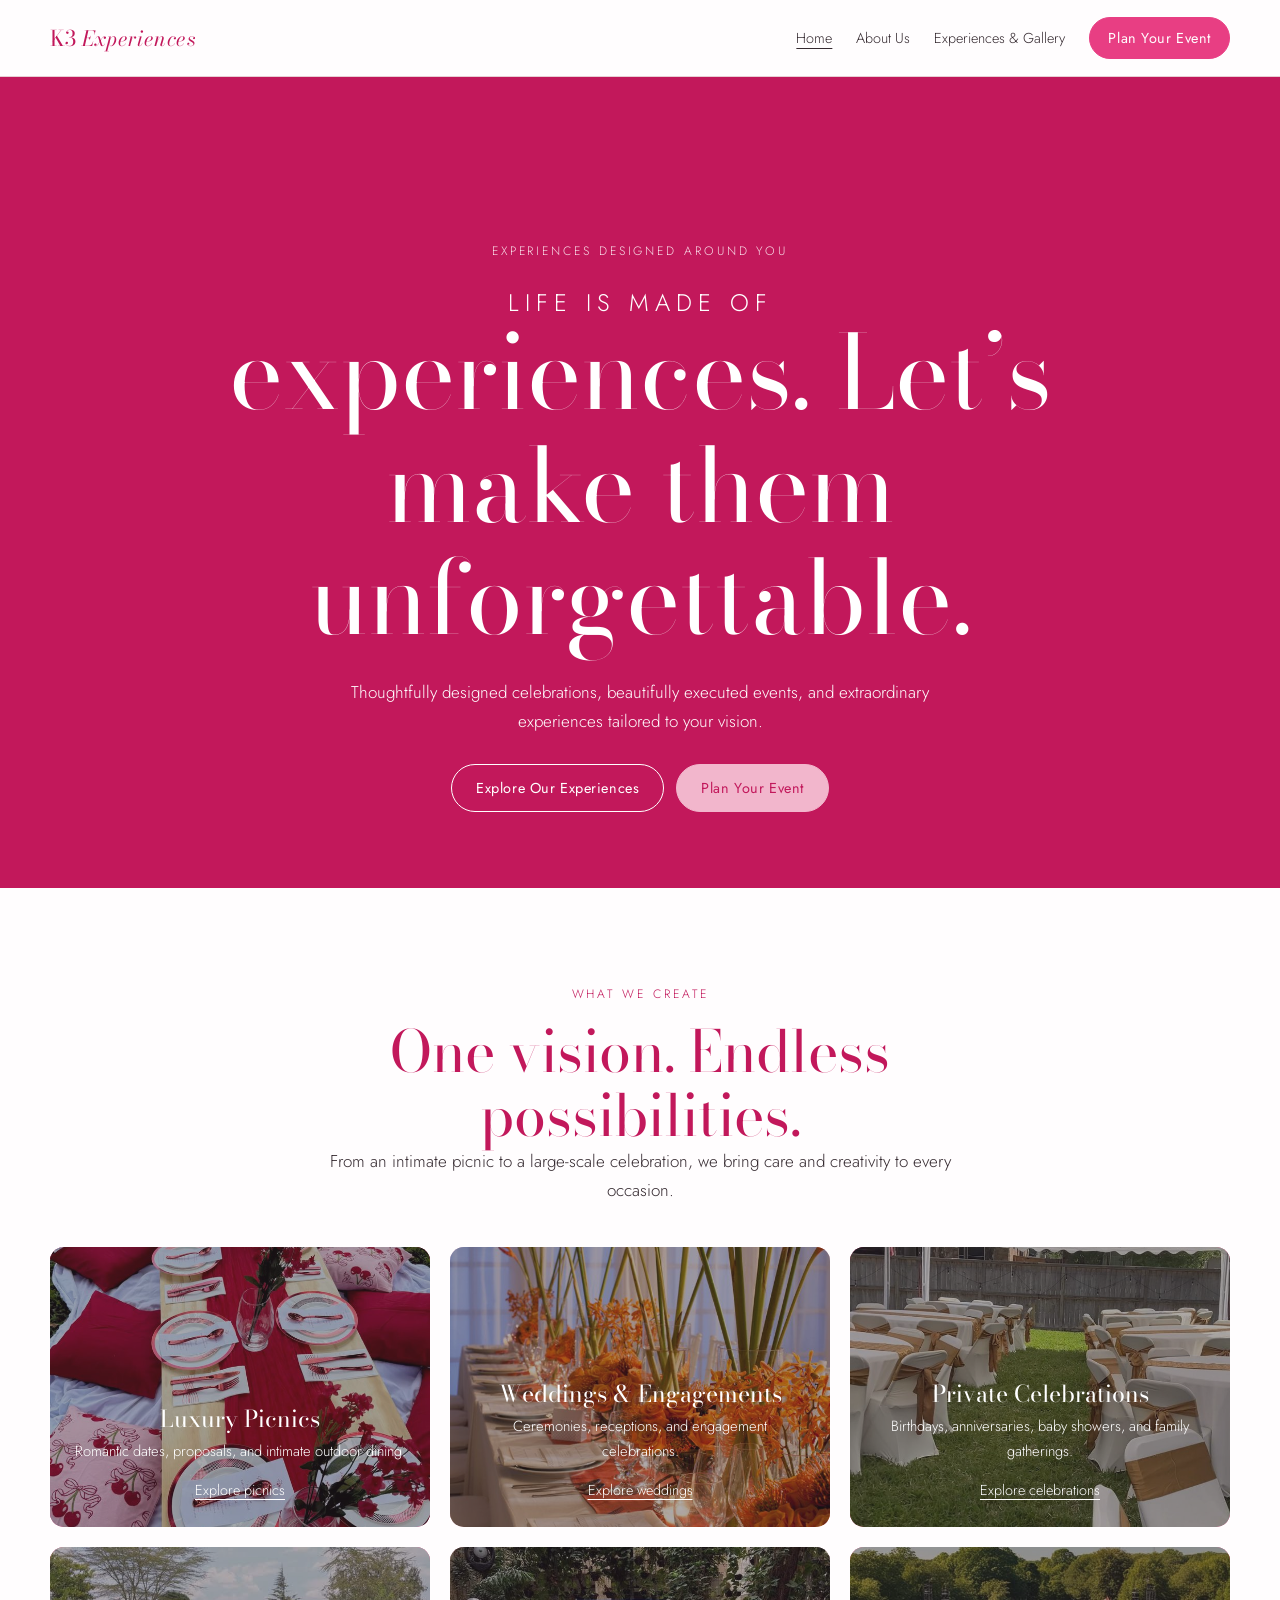
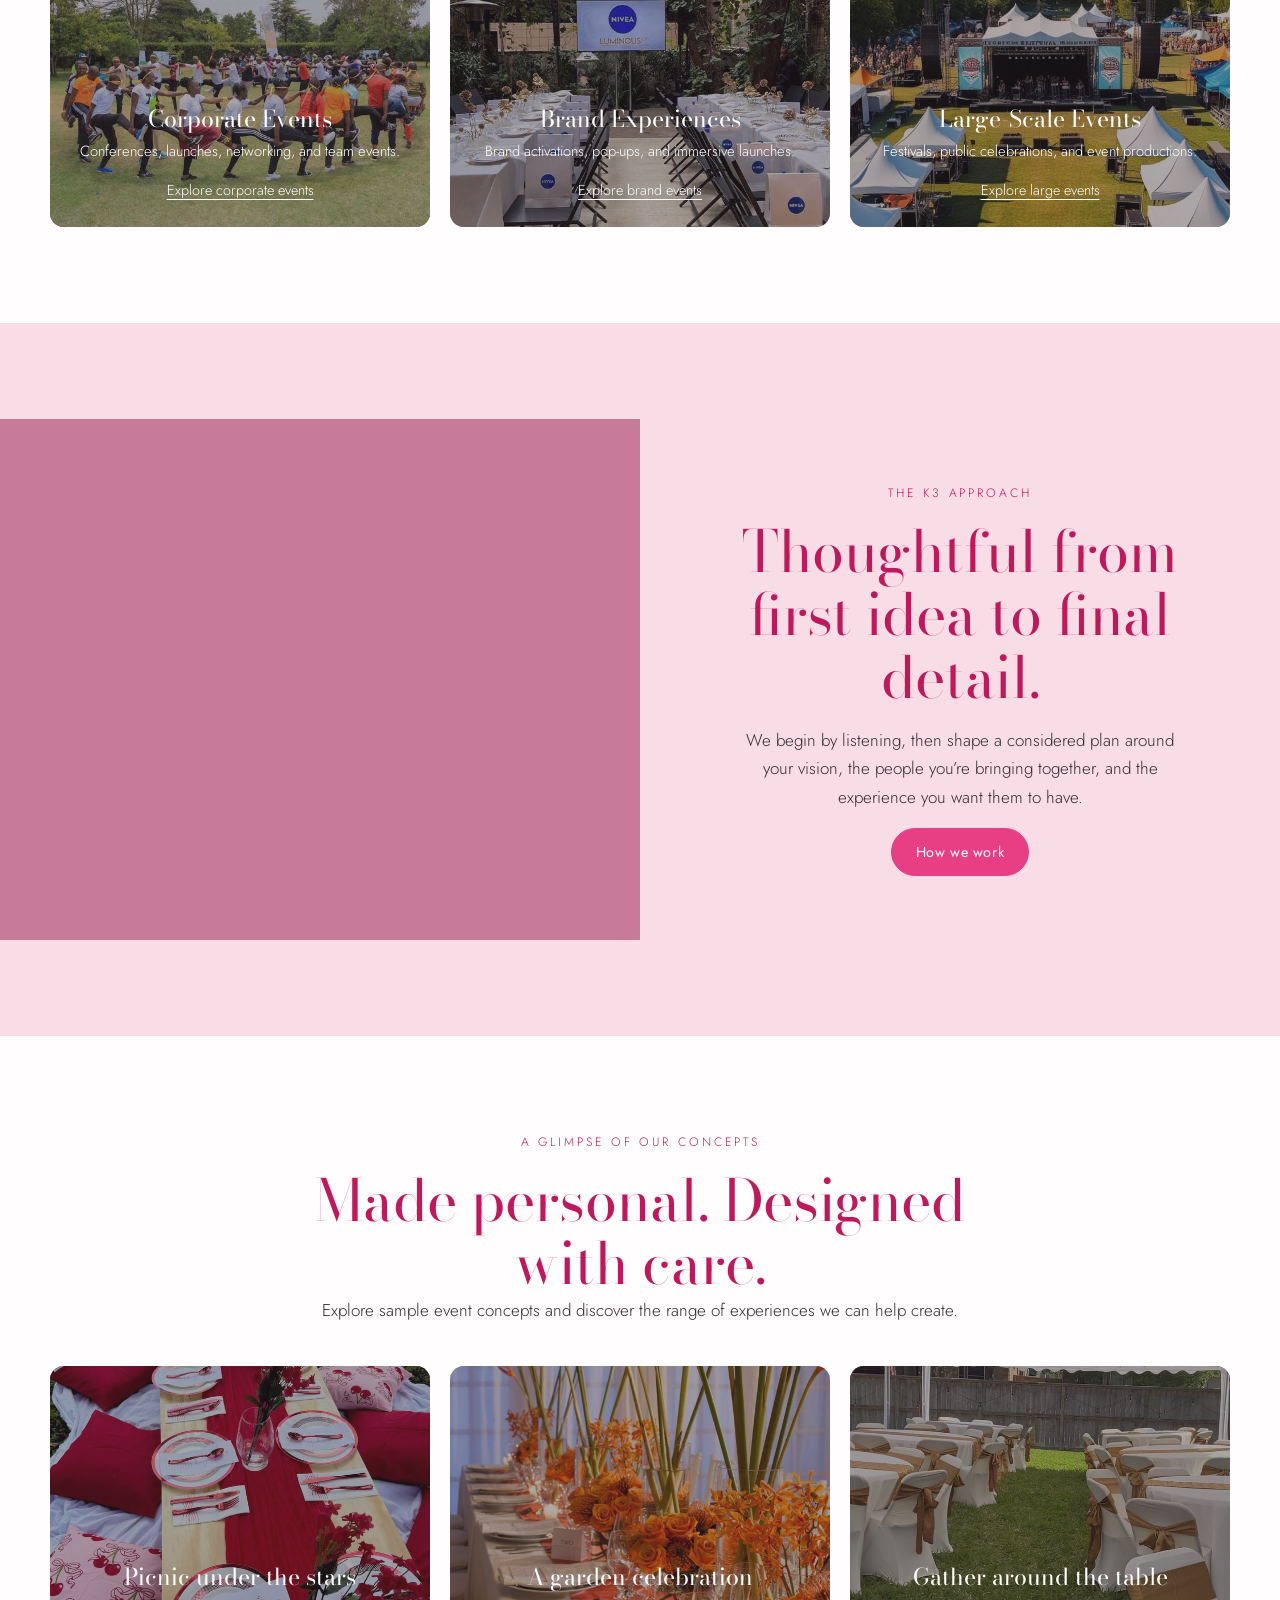
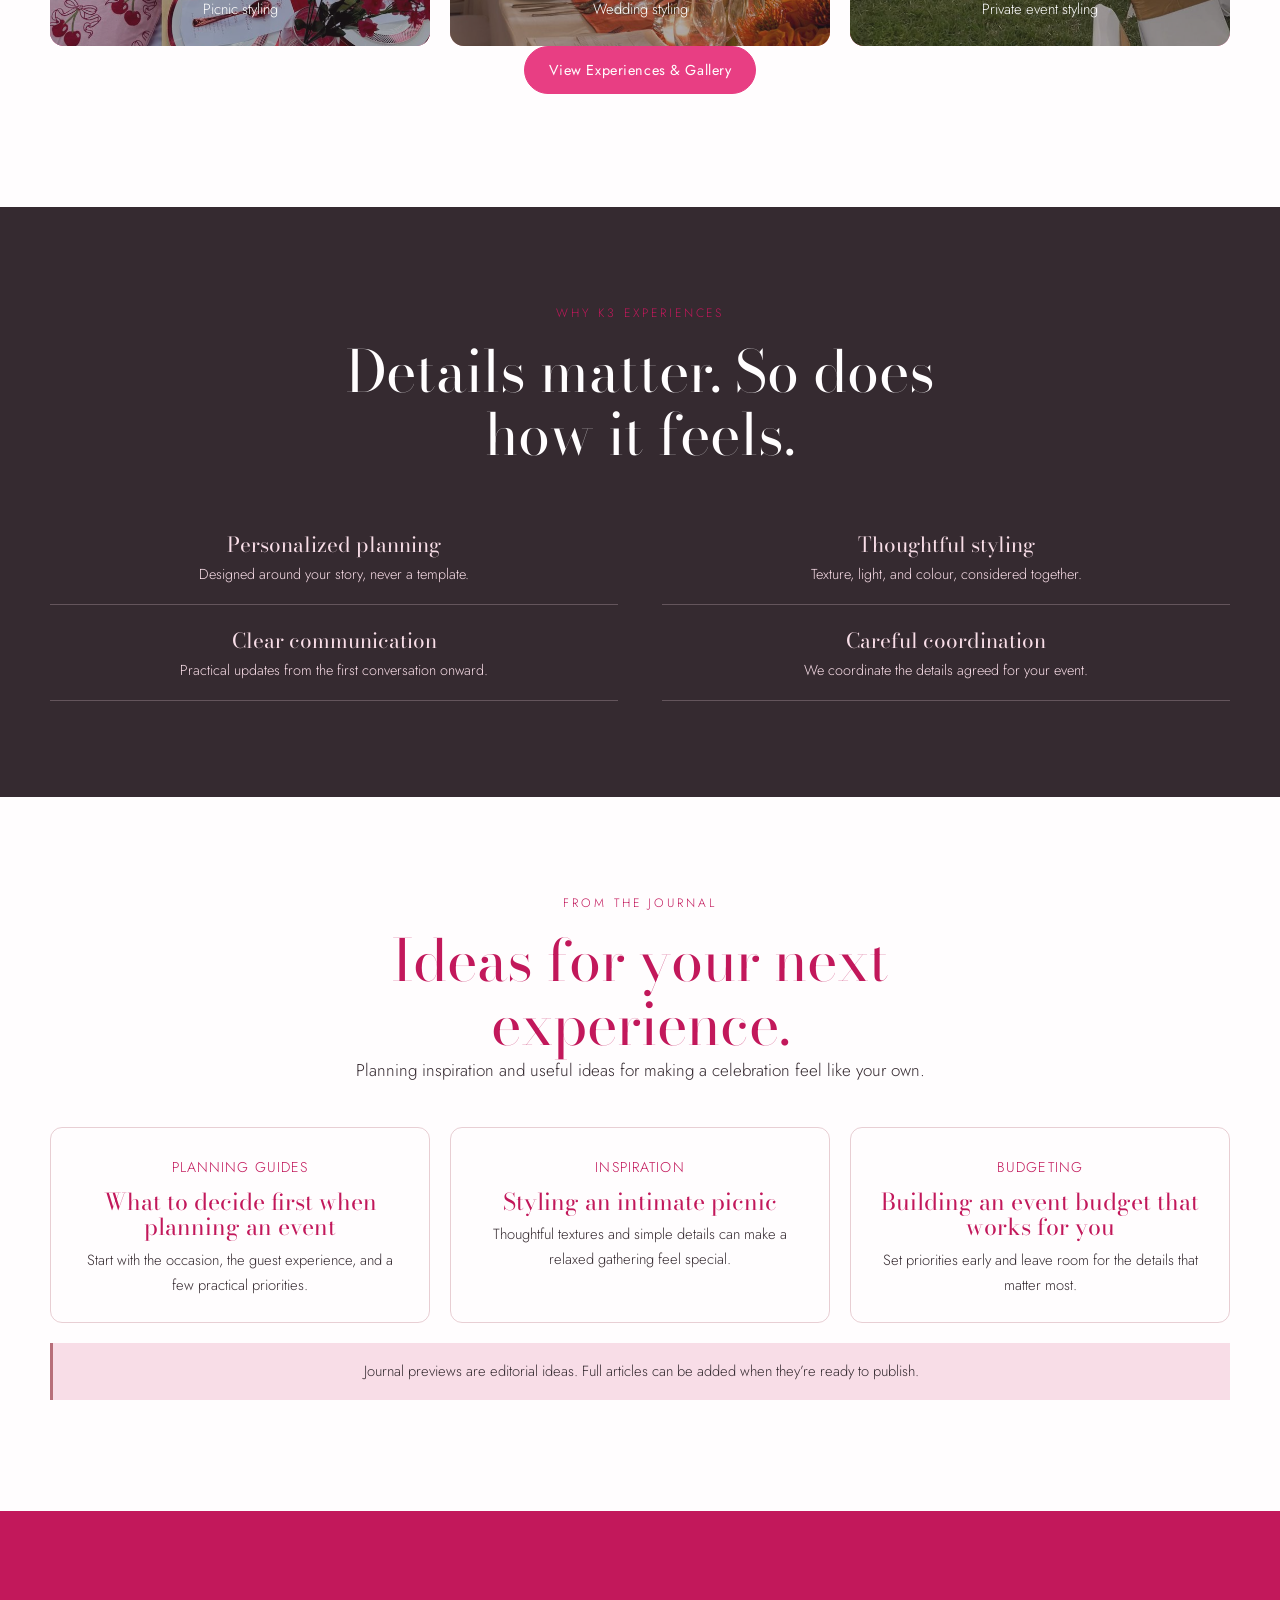
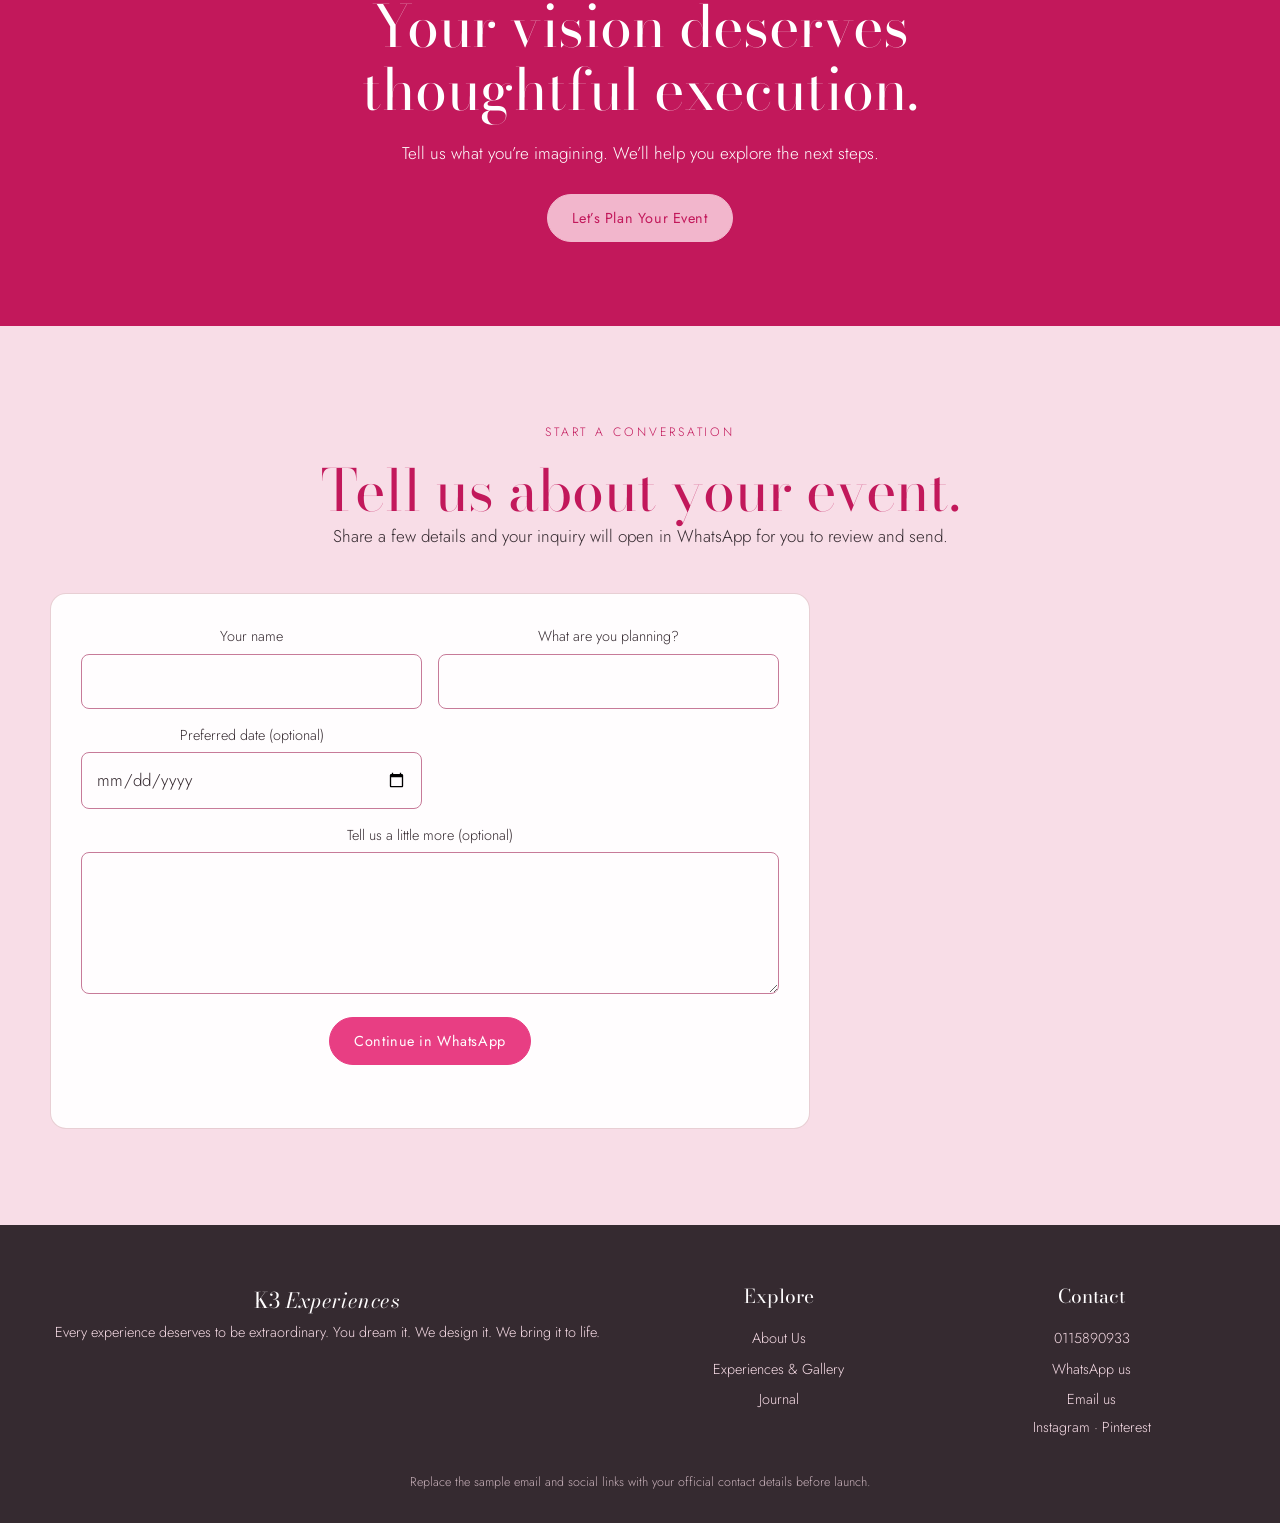
<file: index.html>
<!DOCTYPE html>
<html lang="en">
<head>
  <meta charset="utf-8">
  <meta name="viewport" content="width=device-width, initial-scale=1">
  <meta name="description" content="K3 Experiences creates thoughtful picnics, weddings, private celebrations, corporate events, and brand experiences.">
  <title>K3 Experiences | Thoughtful Event Design &amp; Planning</title>
  <link rel="preconnect" href="https://fonts.googleapis.com">
  <link rel="preconnect" href="https://fonts.gstatic.com" crossorigin>
  <link href="https://fonts.googleapis.com/css2?family=Bodoni+Moda:ital,wght@0,400;0,600;1,400&family=Jost:wght@300;400;500&display=swap" rel="stylesheet">
  <link rel="stylesheet" href="styles.css">
  <script src="site.js" defer></script>
</head>
<body>
  <nav class="site-nav" aria-label="Main navigation">
    <div class="wrap nav-inner">
      <a class="logo" href="index.html">K3 <em>Experiences</em></a>
      <button class="menu-toggle" type="button" aria-expanded="false" aria-controls="main-links">Menu</button>
      <div class="nav-links" id="main-links">
        <a href="index.html" aria-current="page">Home</a>
        <a href="about.html">About Us</a>
        <a href="experiences.html">Experiences &amp; Gallery</a>
        <a class="btn" href="#plan">Plan Your Event</a>
      </div>
    </div>
  </nav>

  <header class="hero">
    <div class="wrap">
      <p class="eyebrow">Experiences designed around you</p>
      <h1><span>Life is made of</span> experiences. Let’s make them unforgettable.</h1>
      <p>Thoughtfully designed celebrations, beautifully executed events, and extraordinary experiences tailored to your vision.</p>
      <div class="button-row">
        <a class="btn btn-ghost" href="experiences.html">Explore Our Experiences</a>
        <a class="btn btn-light" href="#plan">Plan Your Event</a>
      </div>
    </div>
  </header>

  <main>
    <section>
      <div class="wrap">
        <div class="section-head">
          <p class="eyebrow">What we create</p>
          <h2>One vision. Endless possibilities.</h2>
          <p>From an intimate picnic to a large-scale celebration, we bring care and creativity to every occasion.</p>
        </div>
        <div class="cards">
          <article class="service-card" data-media-category="picnics"><h3>Luxury Picnics</h3><p>Romantic dates, proposals, and intimate outdoor dining.</p><a class="text-link" href="experiences.html#picnics">Explore picnics</a></article>
          <article class="service-card" data-media-category="weddings"><h3>Weddings &amp; Engagements</h3><p>Ceremonies, receptions, and engagement celebrations.</p><a class="text-link" href="experiences.html#weddings">Explore weddings</a></article>
          <article class="service-card" data-media-category="private"><h3>Private Celebrations</h3><p>Birthdays, anniversaries, baby showers, and family gatherings.</p><a class="text-link" href="experiences.html#celebrations">Explore celebrations</a></article>
          <article class="service-card" data-media-category="corporate"><h3>Corporate Events</h3><p>Conferences, launches, networking, and team events.</p><a class="text-link" href="experiences.html#corporate">Explore corporate events</a></article>
          <article class="service-card" data-media-category="brands"><h3>Brand Experiences</h3><p>Brand activations, pop-ups, and immersive launches.</p><a class="text-link" href="experiences.html#brands">Explore brand events</a></article>
          <article class="service-card" data-media-category="large"><h3>Large-Scale Events</h3><p>Festivals, public celebrations, and event productions.</p><a class="text-link" href="experiences.html#large-scale">Explore large events</a></article>
        </div>
      </div>
    </section>

    <section class="feature" aria-labelledby="approach-title">
      <div class="feature-art" role="img" aria-label="Abstract event concept artwork"></div>
      <div class="feature-copy">
        <p class="eyebrow">The K3 approach</p>
        <h2 id="approach-title">Thoughtful from first idea to final detail.</h2>
        <p>We begin by listening, then shape a considered plan around your vision, the people you’re bringing together, and the experience you want them to have.</p>
        <a class="btn" href="about.html#how-we-work">How we work</a>
      </div>
    </section>

    <section>
      <div class="wrap">
        <div class="section-head">
          <p class="eyebrow">A glimpse of our concepts</p>
          <h2>Made personal. Designed with care.</h2>
          <p>Explore sample event concepts and discover the range of experiences we can help create.</p>
        </div>
        <div class="cards">
          <article class="service-card" data-media-category="picnics"><h3>Picnic under the stars</h3><p>Picnic styling</p></article>
          <article class="service-card" data-media-category="weddings"><h3>A garden celebration</h3><p>Wedding styling</p></article>
          <article class="service-card" data-media-category="private"><h3>Gather around the table</h3><p>Private event styling</p></article>
        </div>
        <p><a class="btn" href="experiences.html#gallery">View Experiences &amp; Gallery</a></p>
      </div>
    </section>

    <dialog class="media-viewer" id="media-viewer" aria-label="Event media viewer">
      <button class="viewer-back" type="button" data-viewer-back aria-label="Return to page">← Back</button>
      <div class="viewer-content">
        <button class="viewer-step viewer-previous" type="button" data-viewer-previous aria-label="Previous image">‹</button>
        <figure class="viewer-figure">
          <div class="viewer-media" data-viewer-media></div>
          <figcaption data-viewer-caption></figcaption>
        </figure>
        <button class="viewer-step viewer-next" type="button" data-viewer-next aria-label="Next image">›</button>
      </div>
      <p class="viewer-count" data-viewer-count aria-live="polite"></p>
    </dialog>

    <section class="dark-section">
      <div class="wrap">
        <div class="section-head">
          <p class="eyebrow">Why K3 Experiences</p>
          <h2>Details matter. So does how it feels.</h2>
        </div>
        <ul class="value-list">
          <li>Personalized planning<span>Designed around your story, never a template.</span></li>
          <li>Thoughtful styling<span>Texture, light, and colour, considered together.</span></li>
          <li>Clear communication<span>Practical updates from the first conversation onward.</span></li>
          <li>Careful coordination<span>We coordinate the details agreed for your event.</span></li>
        </ul>
      </div>
    </section>

    <section id="journal">
      <div class="wrap">
        <div class="section-head">
          <p class="eyebrow">From the journal</p>
          <h2>Ideas for your next experience.</h2>
          <p>Planning inspiration and useful ideas for making a celebration feel like your own.</p>
        </div>
        <div class="journal-grid">
          <article class="journal-card"><small>Planning guides</small><h3>What to decide first when planning an event</h3><p>Start with the occasion, the guest experience, and a few practical priorities.</p></article>
          <article class="journal-card"><small>Inspiration</small><h3>Styling an intimate picnic</h3><p>Thoughtful textures and simple details can make a relaxed gathering feel special.</p></article>
          <article class="journal-card"><small>Budgeting</small><h3>Building an event budget that works for you</h3><p>Set priorities early and leave room for the details that matter most.</p></article>
        </div>
        <p class="sample-note" style="margin-top:20px">Journal previews are editorial ideas. Full articles can be added when they’re ready to publish.</p>
      </div>
    </section>

    <section class="cta-band">
      <div class="wrap">
        <h2>Your vision deserves thoughtful execution.</h2>
        <p>Tell us what you’re imagining. We’ll help you explore the next steps.</p>
        <a class="btn btn-light" href="#plan">Let’s Plan Your Event</a>
      </div>
    </section>

    <section class="form-section" id="plan">
      <div class="wrap">
        <div class="section-head">
          <p class="eyebrow">Start a conversation</p>
          <h2>Tell us about your event.</h2>
          <p>Share a few details and your inquiry will open in WhatsApp for you to review and send.</p>
        </div>
        <form class="inquiry-form" id="inquiry-form">
          <div class="form-grid">
            <div class="form-field"><label for="name">Your name</label><input id="name" name="name" autocomplete="name" required></div>
            <div class="form-field"><label for="event">What are you planning?</label><input id="event" name="event" required></div>
            <div class="form-field"><label for="date">Preferred date (optional)</label><input id="date" name="date" type="date"></div>
            <div class="form-field form-field-full"><label for="details">Tell us a little more (optional)</label><textarea id="details" name="details" rows="4"></textarea></div>
          </div>
          <button class="btn" type="submit">Continue in WhatsApp</button>
          <p class="form-status" id="form-status" role="status" aria-live="polite"></p>
        </form>
      </div>
    </section>
  </main>

  <footer>
    <div class="wrap footer-grid">
      <div><a class="logo" href="index.html">K3 <em>Experiences</em></a><p>Every experience deserves to be extraordinary. You dream it. We design it. We bring it to life.</p></div>
      <div><h2>Explore</h2><a href="about.html">About Us</a><a href="experiences.html">Experiences &amp; Gallery</a><a href="index.html#journal">Journal</a></div>
      <div><h2>Contact</h2><a href="tel:+254115890933">0115890933</a><a href="https://wa.me/254115890933" target="_blank" rel="noopener noreferrer">WhatsApp us</a><a href="mailto:hello@example.com">Email us</a><p>Instagram · Pinterest</p></div>
    </div>
    <div class="wrap"><p class="footer-note">Replace the sample email and social links with your official contact details before launch.</p></div>
  </footer>
</body>
</html>
</file>
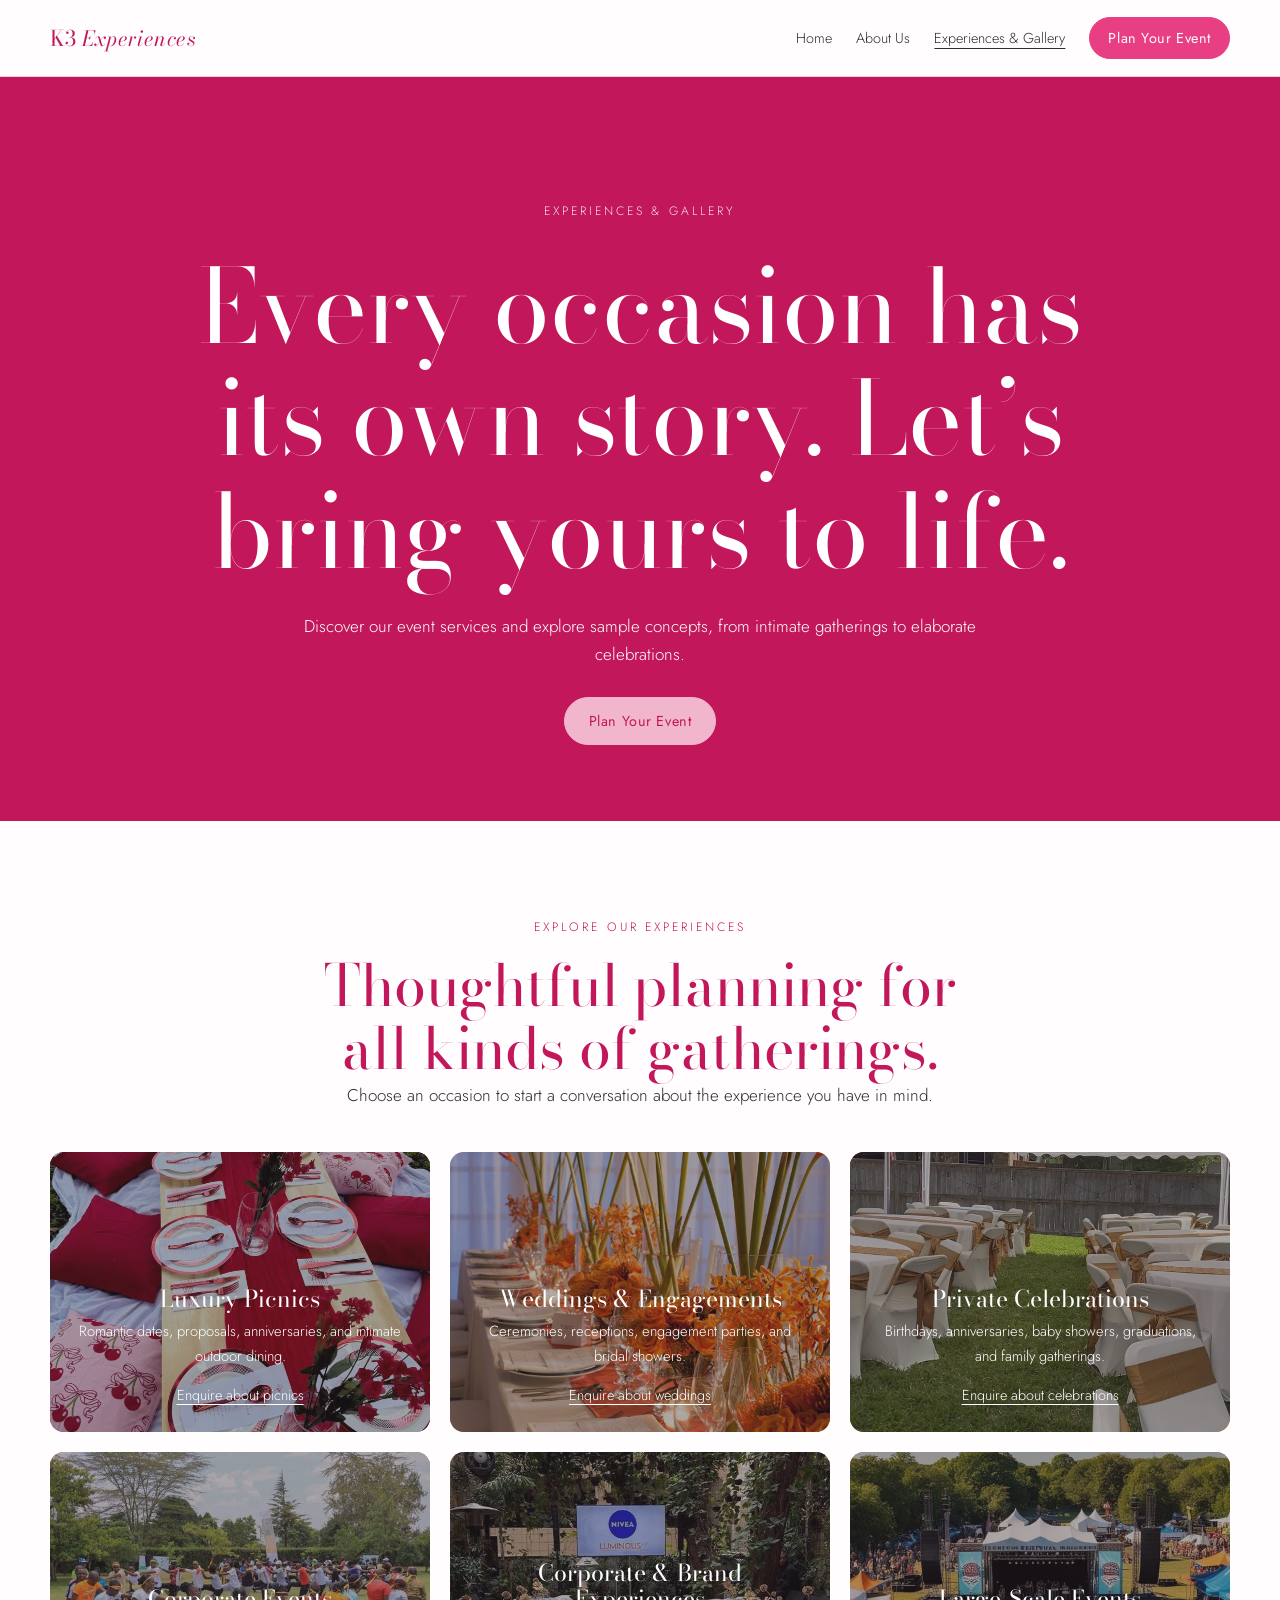
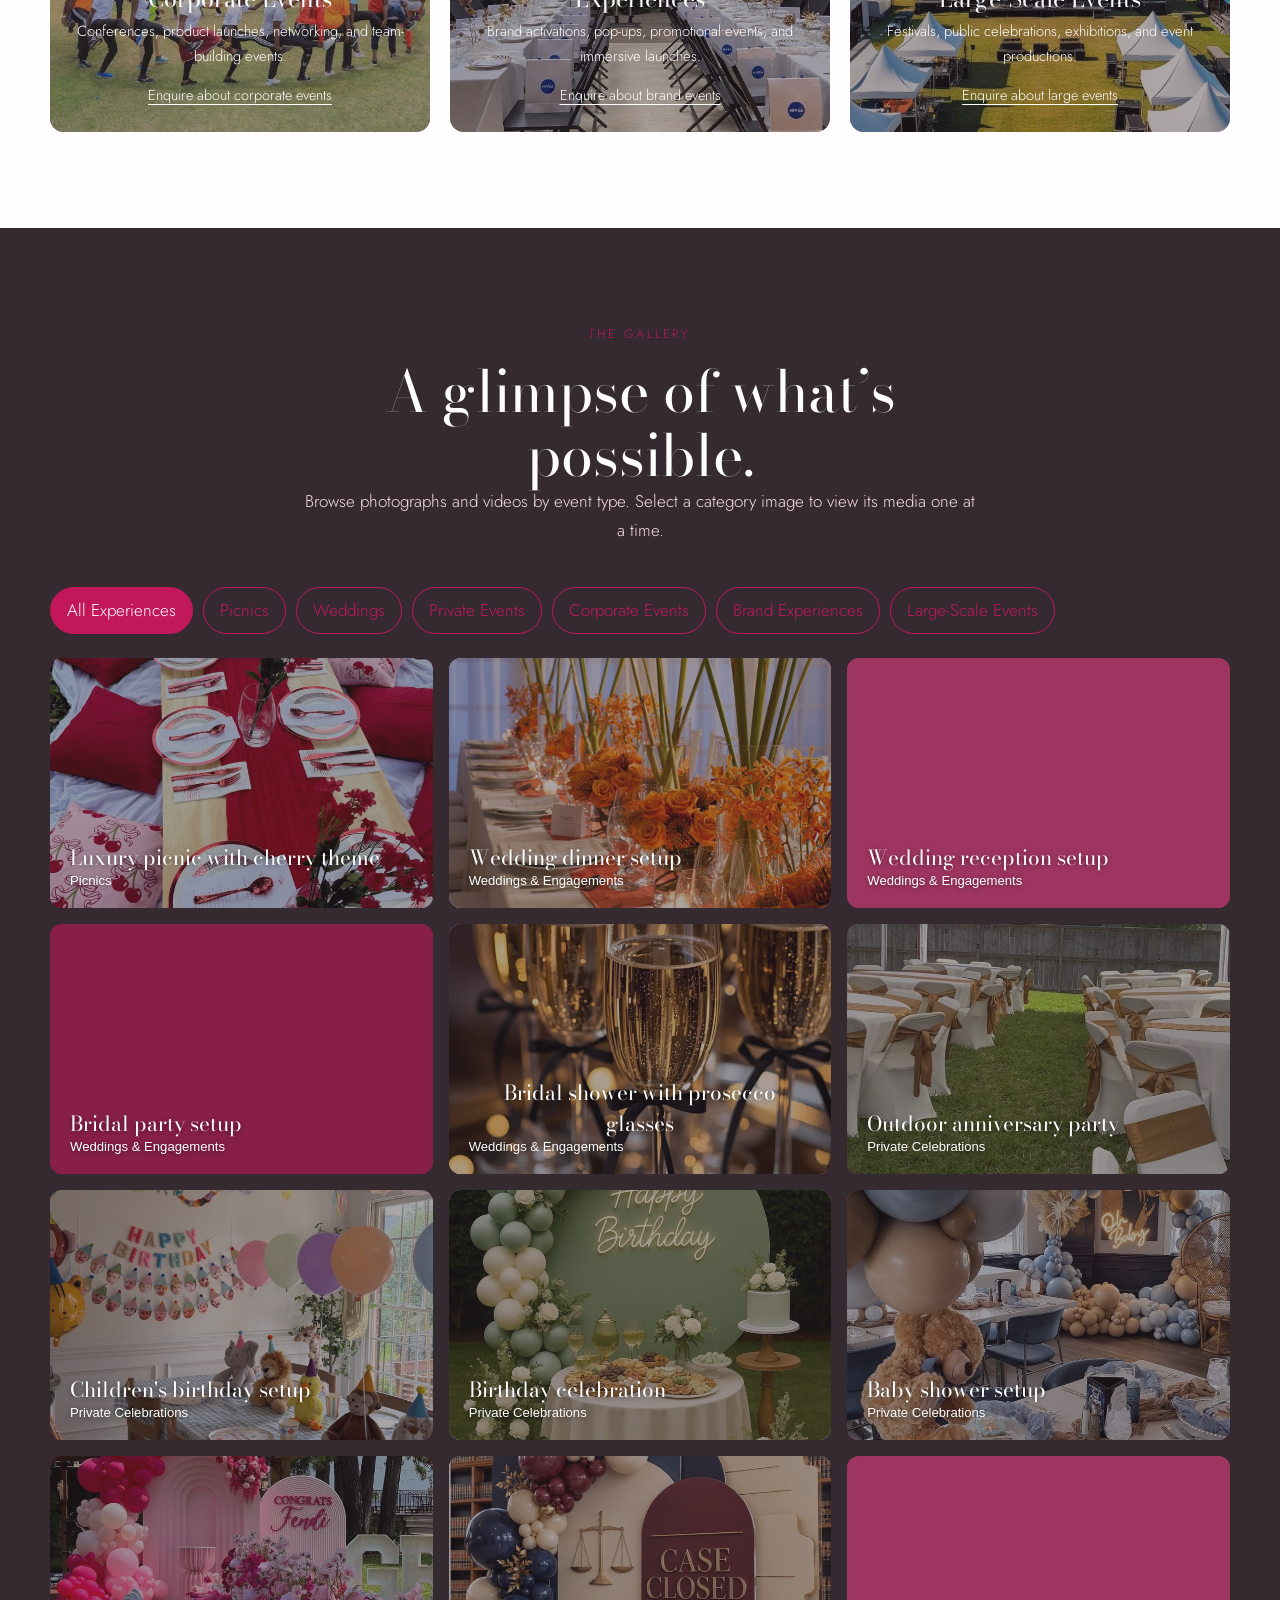
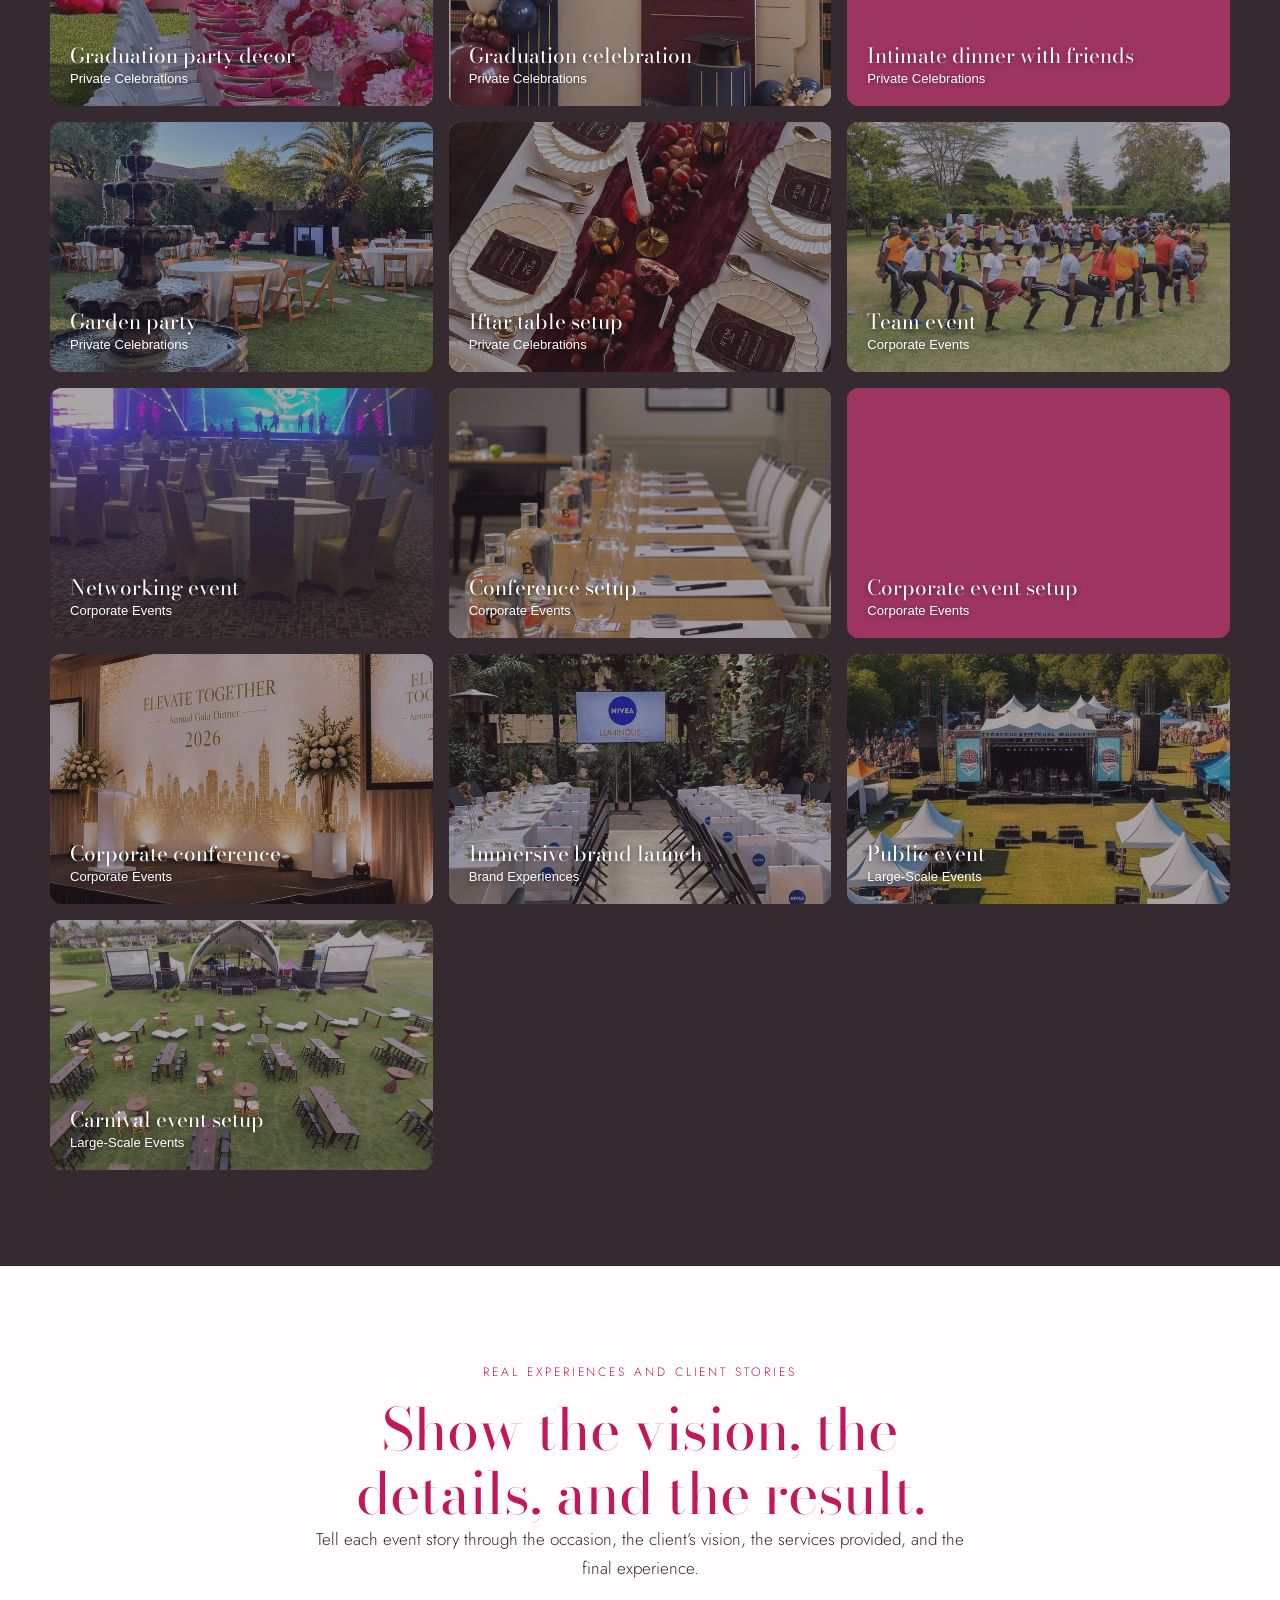
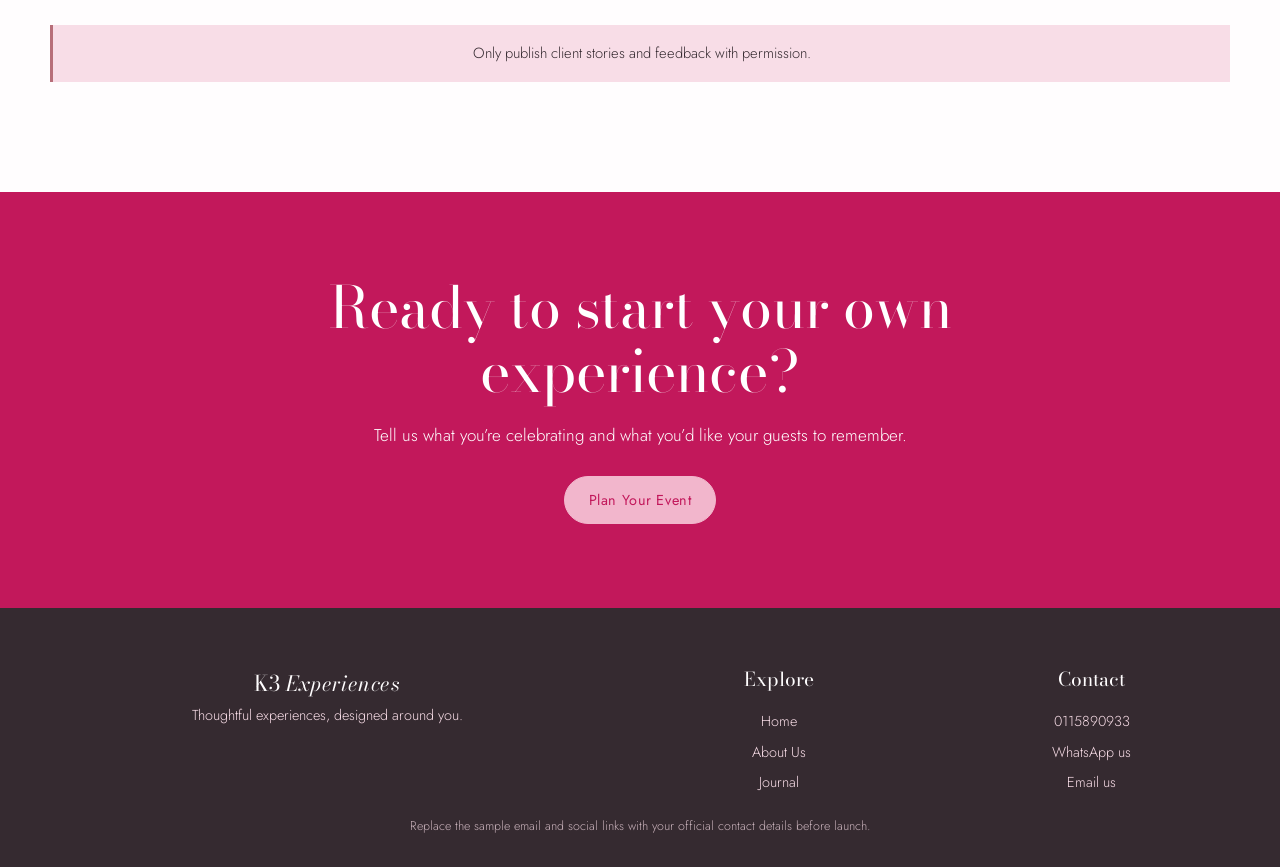
<file: experiences.html>
<!DOCTYPE html>
<html lang="en">
<head>
  <meta charset="utf-8">
  <meta name="viewport" content="width=device-width, initial-scale=1">
  <meta name="description" content="Explore K3 Experiences services and sample event concepts across picnics, weddings, private celebrations, corporate events, and more.">
  <title>Experiences &amp; Gallery | K3 Experiences</title>
  <link rel="preconnect" href="https://fonts.googleapis.com">
  <link rel="preconnect" href="https://fonts.gstatic.com" crossorigin>
  <link href="https://fonts.googleapis.com/css2?family=Bodoni+Moda:ital,wght@0,400;0,600;1,400&family=Jost:wght@300;400;500&display=swap" rel="stylesheet">
  <link rel="stylesheet" href="styles.css">
  <script src="site.js" defer></script>
</head>
<body>
  <nav class="site-nav" aria-label="Main navigation">
    <div class="wrap nav-inner">
      <a class="logo" href="index.html">K3 <em>Experiences</em></a>
      <button class="menu-toggle" type="button" aria-expanded="false" aria-controls="main-links">Menu</button>
      <div class="nav-links" id="main-links">
        <a href="index.html">Home</a>
        <a href="about.html">About Us</a>
        <a href="experiences.html" aria-current="page">Experiences &amp; Gallery</a>
        <a class="btn" href="index.html#plan">Plan Your Event</a>
      </div>
    </div>
  </nav>

  <header class="hero hero-short">
    <div class="wrap">
      <p class="eyebrow">Experiences &amp; Gallery</p>
      <h1>Every occasion has its own story. Let’s bring yours to life.</h1>
      <p>Discover our event services and explore sample concepts, from intimate gatherings to elaborate celebrations.</p>
      <a class="btn btn-light" href="index.html#plan">Plan Your Event</a>
    </div>
  </header>

  <main>
    <section>
      <div class="wrap">
        <div class="section-head">
          <p class="eyebrow">Explore our experiences</p>
          <h2>Thoughtful planning for all kinds of gatherings.</h2>
          <p>Choose an occasion to start a conversation about the experience you have in mind.</p>
        </div>
        <div class="cards">
          <article class="service-card" id="picnics" data-media-category="picnics"><h3>Luxury Picnics</h3><p>Romantic dates, proposals, anniversaries, and intimate outdoor dining.</p><a class="text-link" href="index.html#plan">Enquire about picnics</a></article>
          <article class="service-card" id="weddings" data-media-category="weddings"><h3>Weddings &amp; Engagements</h3><p>Ceremonies, receptions, engagement parties, and bridal showers.</p><a class="text-link" href="index.html#plan">Enquire about weddings</a></article>
          <article class="service-card" id="celebrations" data-media-category="private"><h3>Private Celebrations</h3><p>Birthdays, anniversaries, baby showers, graduations, and family gatherings.</p><a class="text-link" href="index.html#plan">Enquire about celebrations</a></article>
          <article class="service-card" id="corporate" data-media-category="corporate"><h3>Corporate Events</h3><p>Conferences, product launches, networking, and team-building events.</p><a class="text-link" href="index.html#plan">Enquire about corporate events</a></article>
          <article class="service-card" id="brands" data-media-category="brands"><h3>Corporate &amp; Brand Experiences</h3><p>Brand activations, pop-ups, promotional events, and immersive launches.</p><a class="text-link" href="index.html#plan">Enquire about brand events</a></article>
          <article class="service-card" id="large-scale" data-media-category="large"><h3>Large-Scale Events</h3><p>Festivals, public celebrations, exhibitions, and event productions.</p><a class="text-link" href="index.html#plan">Enquire about large events</a></article>
        </div>
      </div>
    </section>

    <section class="dark-section" id="gallery">
      <div class="wrap">
        <div class="section-head">
          <p class="eyebrow">The gallery</p>
          <h2>A glimpse of what’s possible.</h2>
          <p>Browse photographs and videos by event type. Select a category image to view its media one at a time.</p>
        </div>
        <div class="gallery-filters" role="group" aria-label="Filter gallery by event type" style="margin-top:22px">
          <button type="button" data-gallery-filter="all" aria-pressed="true">All Experiences</button>
          <button type="button" data-gallery-filter="picnics" aria-pressed="false">Picnics</button>
          <button type="button" data-gallery-filter="weddings" aria-pressed="false">Weddings</button>
          <button type="button" data-gallery-filter="private" aria-pressed="false">Private Events</button>
          <button type="button" data-gallery-filter="corporate" aria-pressed="false">Corporate Events</button>
          <button type="button" data-gallery-filter="brands" aria-pressed="false">Brand Experiences</button>
          <button type="button" data-gallery-filter="large" aria-pressed="false">Large-Scale Events</button>
        </div>
        <div class="gallery-grid" id="gallery-grid">
        </div>
        <dialog class="media-viewer" id="media-viewer" aria-label="Event media viewer">
          <button class="viewer-back" type="button" data-viewer-back aria-label="Return to gallery">← Back</button>
          <div class="viewer-content">
            <button class="viewer-step viewer-previous" type="button" data-viewer-previous aria-label="Previous image">‹</button>
            <figure class="viewer-figure">
              <div class="viewer-media" data-viewer-media></div>
              <figcaption data-viewer-caption></figcaption>
            </figure>
            <button class="viewer-step viewer-next" type="button" data-viewer-next aria-label="Next image">›</button>
          </div>
          <p class="viewer-count" data-viewer-count aria-live="polite"></p>
        </dialog>
      </div>
    </section>

    <section>
      <div class="wrap">
        <div class="section-head">
          <p class="eyebrow">Real experiences and client stories</p>
          <h2>Show the vision, the details, and the result.</h2>
          <p>Tell each event story through the occasion, the client’s vision, the services provided, and the final experience.</p>
        </div>
        <p class="sample-note">Only publish client stories and feedback with permission.</p>
      </div>
    </section>

    <section class="cta-band">
      <div class="wrap">
        <h2>Ready to start your own experience?</h2>
        <p>Tell us what you’re celebrating and what you’d like your guests to remember.</p>
        <a class="btn btn-light" href="index.html#plan">Plan Your Event</a>
      </div>
    </section>
  </main>

  <footer>
    <div class="wrap footer-grid">
      <div><a class="logo" href="index.html">K3 <em>Experiences</em></a><p>Thoughtful experiences, designed around you.</p></div>
      <div><h2>Explore</h2><a href="index.html">Home</a><a href="about.html">About Us</a><a href="index.html#journal">Journal</a></div>
      <div><h2>Contact</h2><a href="tel:+254115890933">0115890933</a><a href="https://wa.me/254115890933" target="_blank" rel="noopener noreferrer">WhatsApp us</a><a href="mailto:hello@example.com">Email us</a></div>
    </div>
    <div class="wrap"><p class="footer-note">Replace the sample email and social links with your official contact details before launch.</p></div>
  </footer>
</body>
</html>
</file>
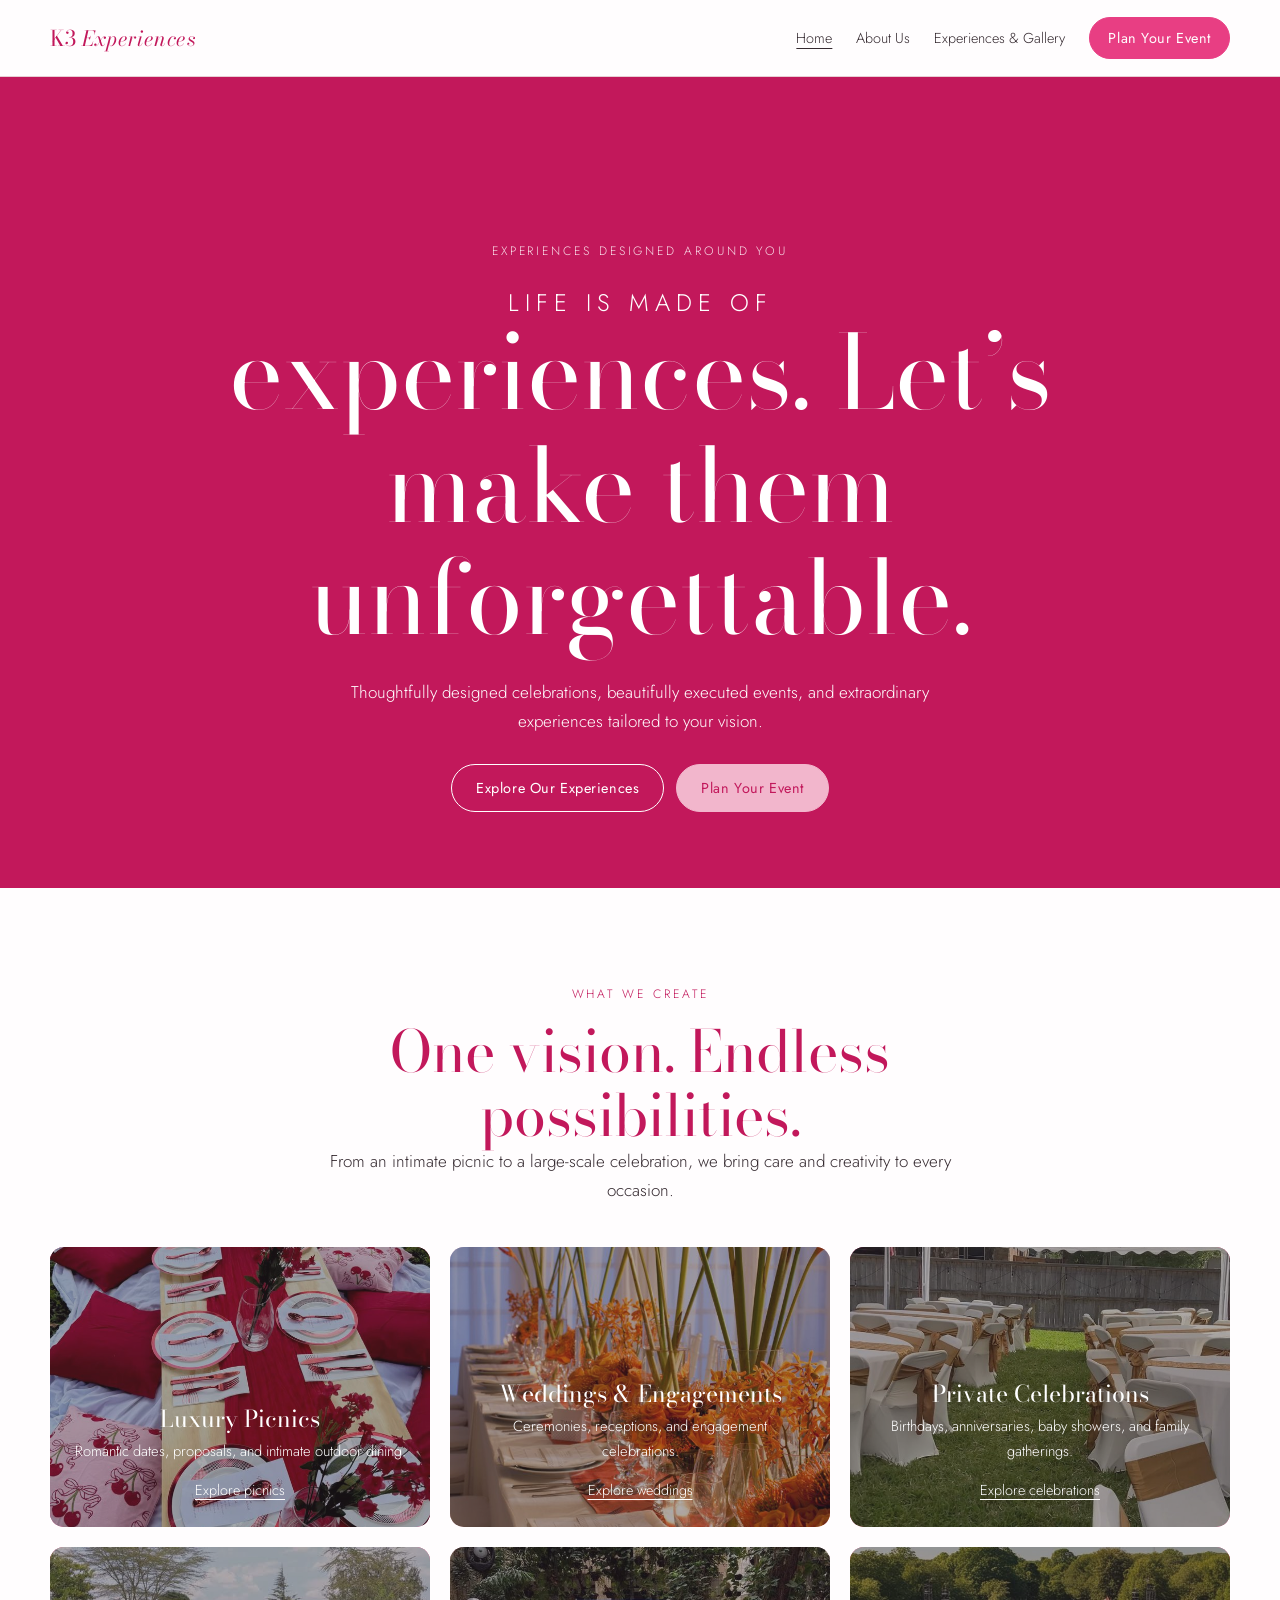
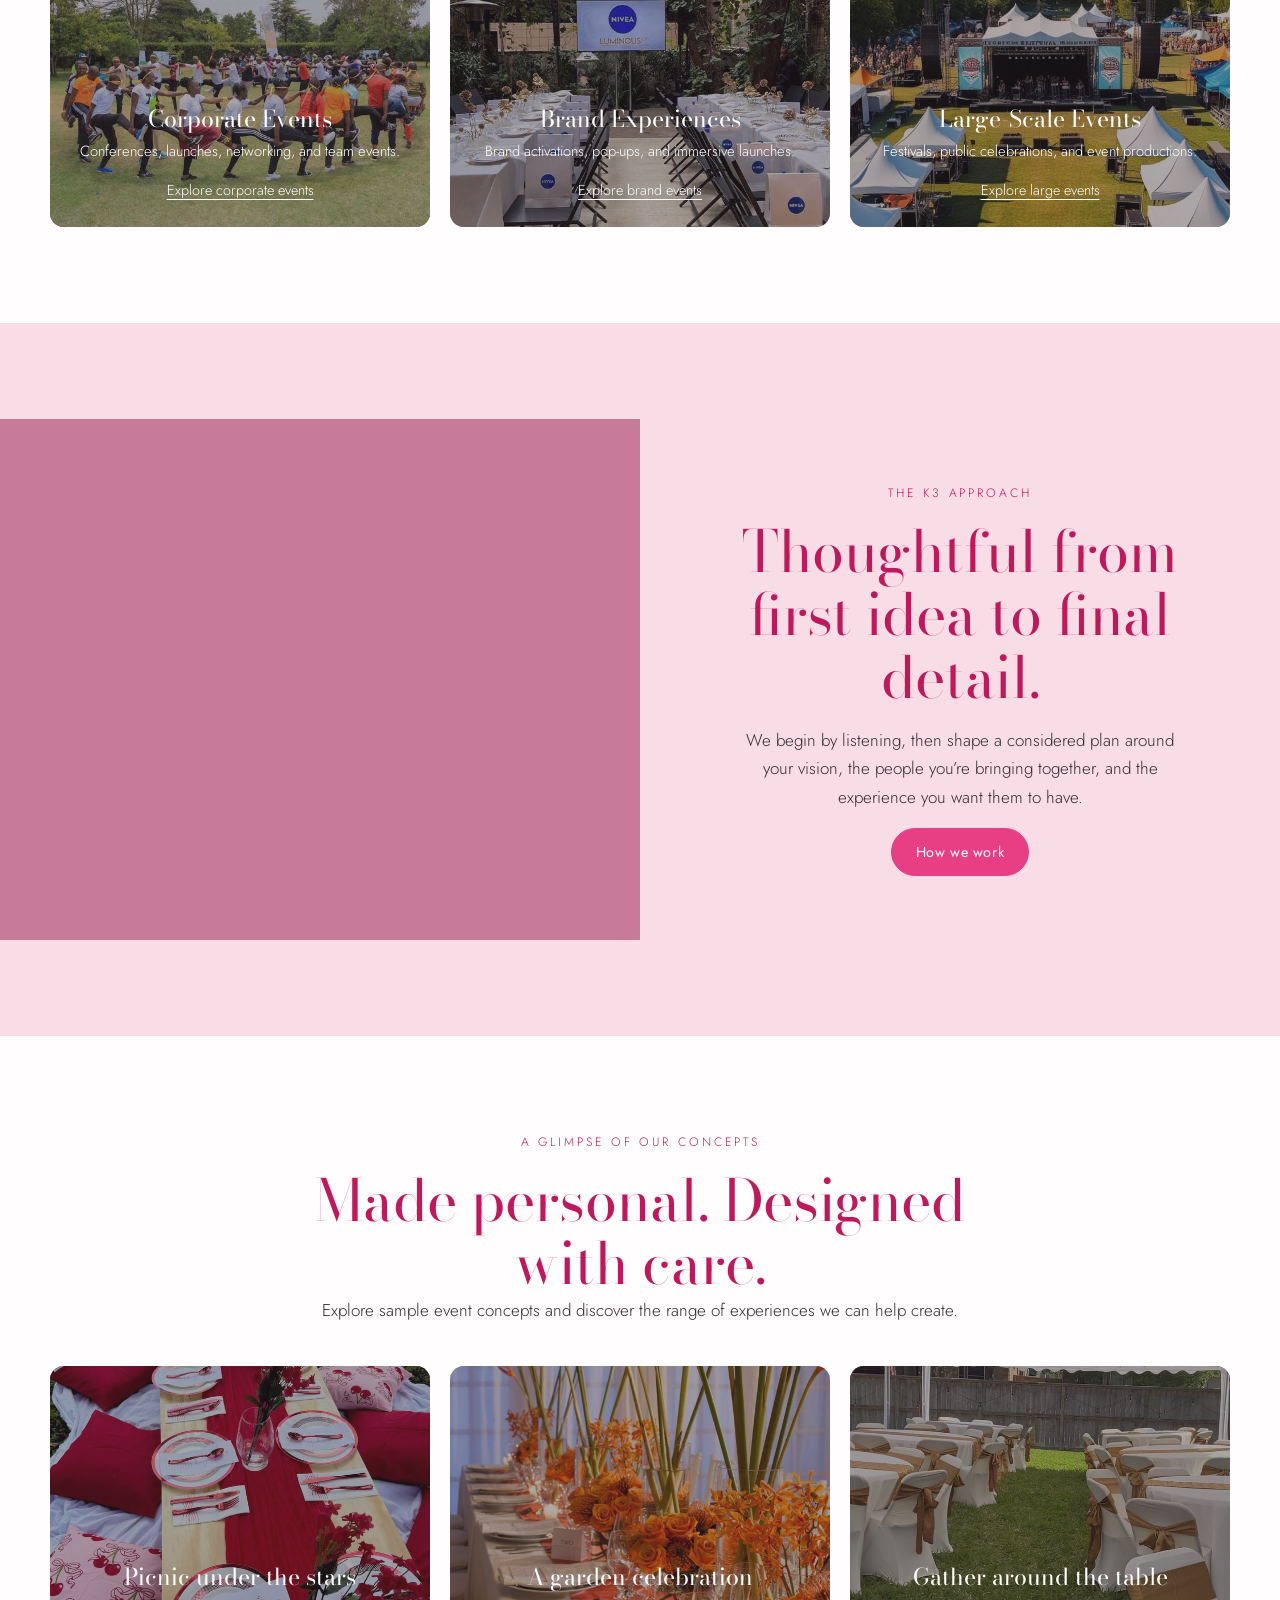
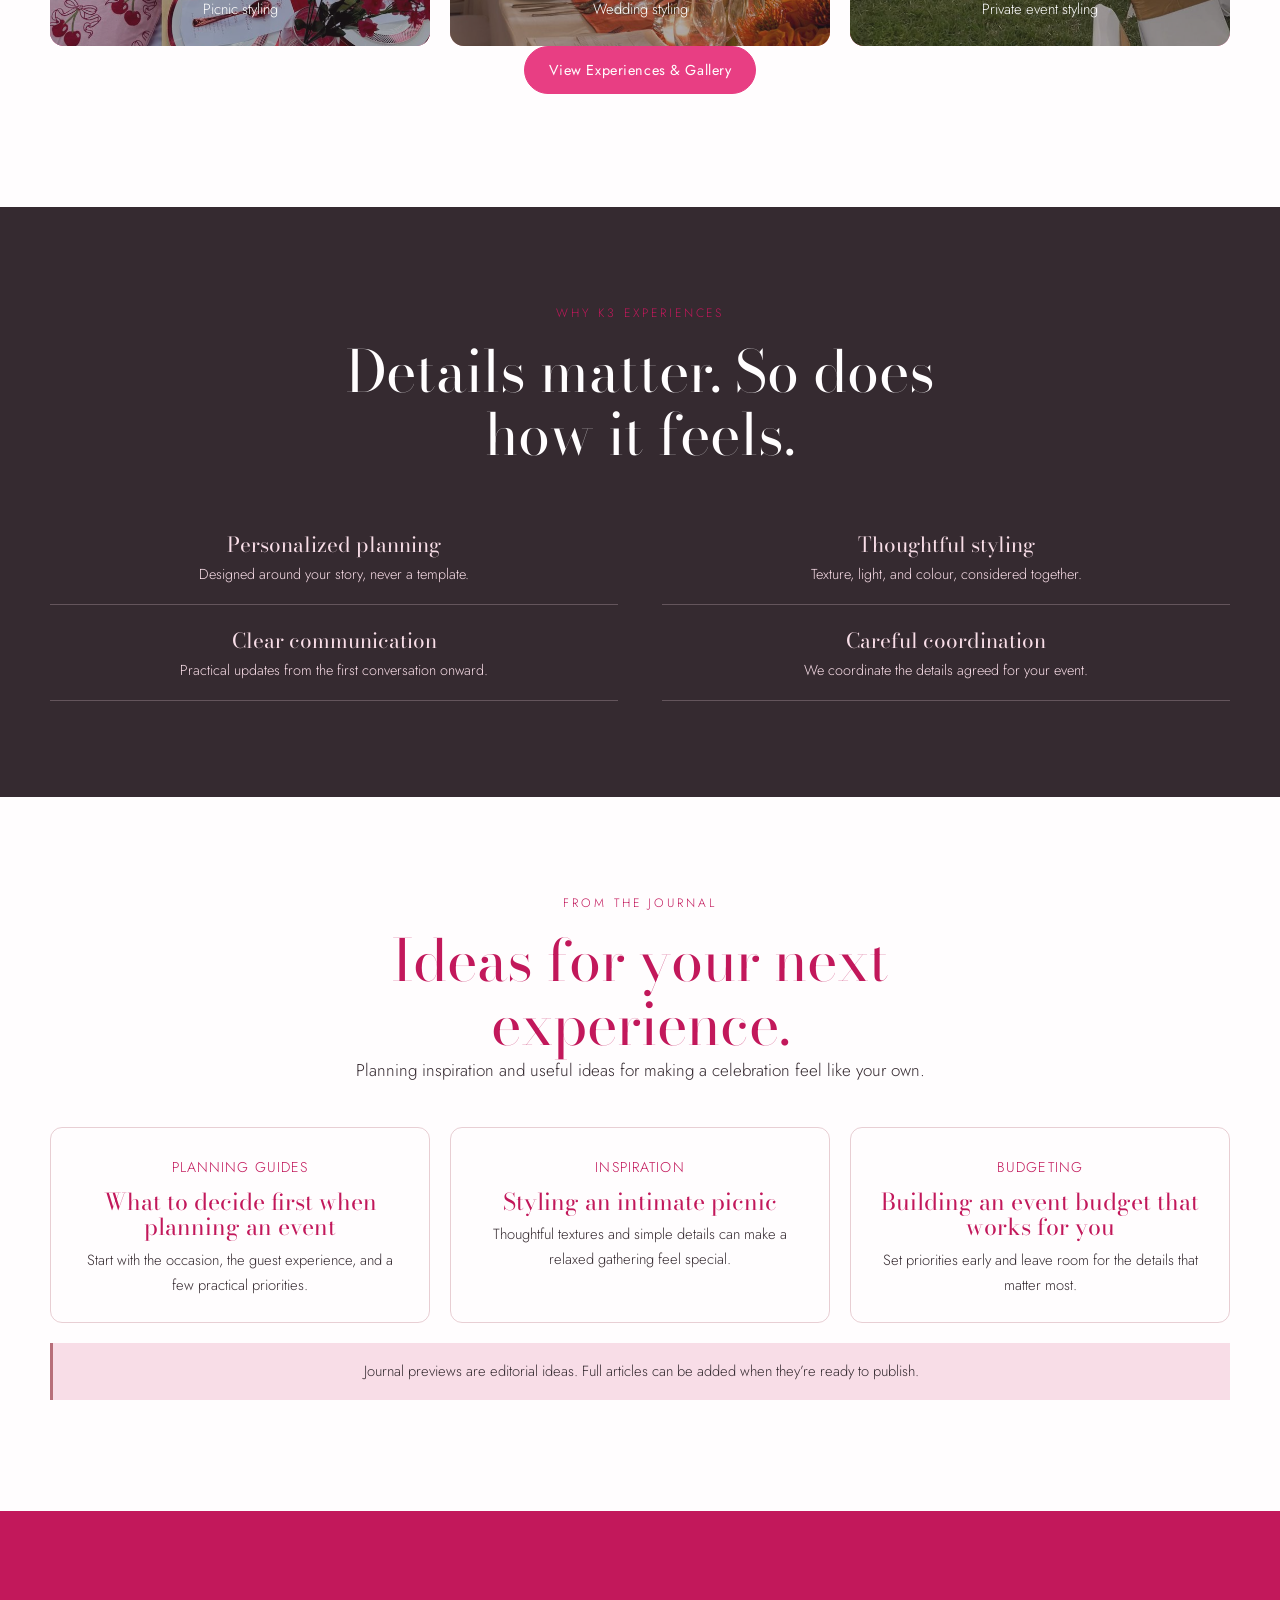
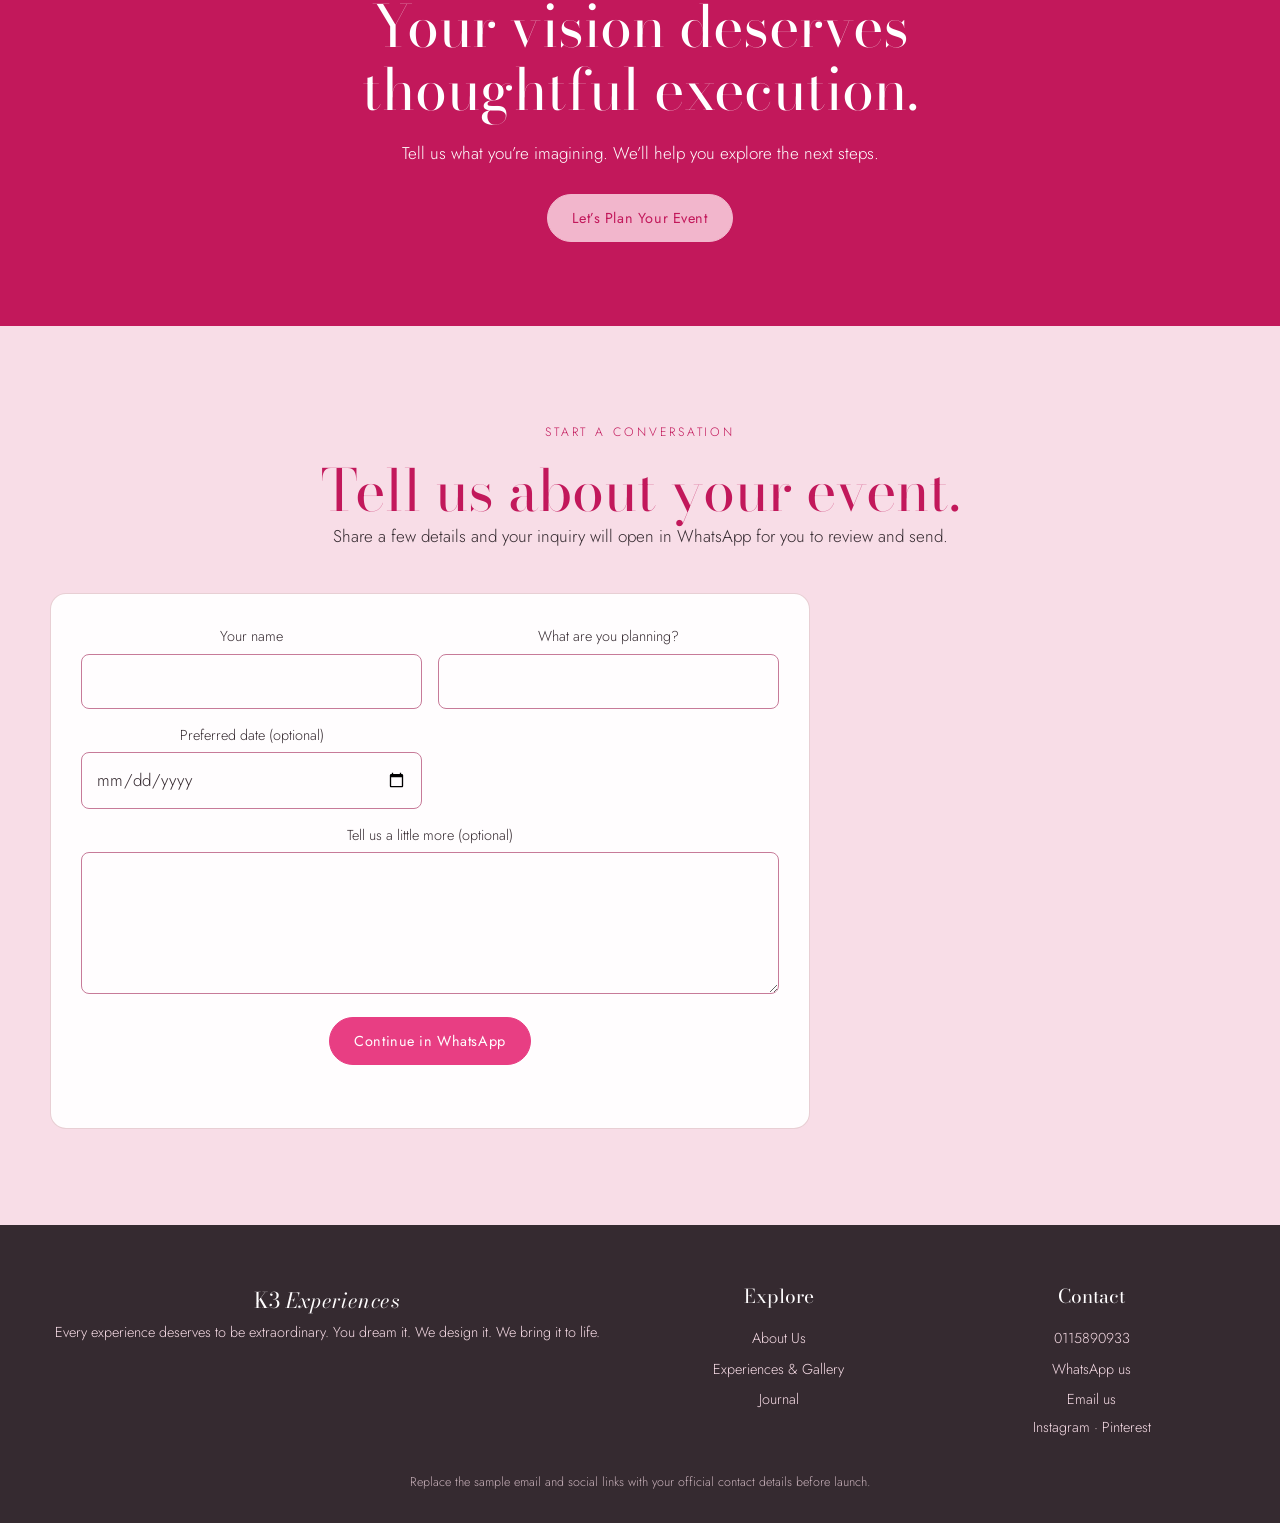
<file: index.html.html>
<!DOCTYPE html>
<html lang="en"><head><meta charset="utf-8">
<meta name="viewport" content="width=device-width, initial-scale=1, viewport-fit=cover">
<meta http-equiv="refresh" content="0;url=index.html">
<script>location.replace("index.html" + location.hash);</script>
<title>K3 Experiences | Luxury Event Design &amp; Planning</title>
<meta name="description" content="Luxury event planning for picnics, weddings, private celebrations, corporate events and large-scale productions.">
<link rel="preconnect" href="https://fonts.googleapis.com"><link rel="preconnect" href="https://fonts.gstatic.com" crossorigin>
<link href="https://fonts.googleapis.com/css2?family=Bodoni+Moda:ital,wght@0,400;0,600;1,400&family=Pinyon+Script&family=Jost:wght@300;400;500&display=swap" rel="stylesheet">
<style>
:root{--cream:#F2E6B1;--paper:#FAF3D6;--burg:#540d19;--denim:#7D9CBF;--brown:#332521;--line:rgba(110,20,35,.25);--serif:'Bodoni Moda',Georgia,serif;--script:'Pinyon Script','Snell Roundhand',cursive;--sans:'Jost',system-ui,sans-serif;box-sizing:border-box;padding-top:env(safe-area-inset-top,0px);padding-bottom:env(safe-area-inset-bottom,0px)}
*,*::before,*::after{box-sizing:inherit}html{scroll-behavior:smooth;scroll-padding-top:70px}
body{margin:0;background:var(--paper);color:var(--brown);font:300 17px/1.7 var(--sans)}
@media (prefers-reduced-motion:reduce){html{scroll-behavior:auto}*{animation:none!important;transition:none!important}}
a{color:inherit}h1,h2,h3{font-family:var(--serif);font-weight:400;line-height:1.08;margin:0;color:var(--burg)}
h2{font-size:clamp(2rem,5vw,3.6rem);letter-spacing:-.01em}h3{font-size:1.4rem}
:focus-visible{outline:2px solid var(--burg);outline-offset:3px}
.wrap{max-width:1180px;margin:0 auto;padding:0 24px}section{padding:110px 0}
.eyebrow{font-size:.78rem;letter-spacing:.28em;text-transform:uppercase;margin:0 0 18px;color:var(--burg)}
.btn{display:inline-block;padding:15px 30px;border:1px solid var(--burg);border-radius:999px;background:var(--burg);color:var(--paper);text-decoration:none;font:400 .9rem var(--sans);letter-spacing:.06em;cursor:pointer;transition:background .3s,color .3s}
.btn:hover{background:transparent;color:var(--burg)}.btn.ghost{background:transparent;color:var(--burg)}.btn.ghost:hover{background:var(--burg);color:var(--paper)}
nav{position:fixed;inset:0 0 auto;z-index:50;padding:18px 0;padding-top:calc(18px + env(safe-area-inset-top,0px));transition:background .4s,padding .4s;color:var(--paper)}
nav.solid{background:rgba(250,243,214,.92);backdrop-filter:blur(10px);color:var(--burg);border-bottom:1px solid var(--line)}
nav .wrap{display:flex;align-items:center;justify-content:space-between;gap:20px}
.logo{font:400 1.5rem var(--serif);text-decoration:none;letter-spacing:.02em}.logo i{font:1.7rem var(--script)}
.links{display:flex;gap:26px;align-items:center;font-size:.9rem}.links a{text-decoration:none;opacity:.9}.links a:hover{opacity:1;text-decoration:underline;text-underline-offset:6px}
nav .btn{padding:10px 22px;background:var(--cream);color:var(--burg);border-color:var(--cream)}nav.solid .btn{background:var(--burg);color:var(--paper);border-color:var(--burg)}
.burger{display:none;background:none;border:0;color:inherit;font:inherit;cursor:pointer;padding:8px}
@media(max-width:900px){.burger{display:block}.links{position:fixed;inset:0;background:var(--burg);color:var(--paper);flex-direction:column;justify-content:center;gap:22px;font:400 2rem var(--serif);opacity:0;visibility:hidden;transition:opacity .4s,visibility .4s}.links.open{opacity:1;visibility:visible}nav.menu{color:var(--paper)}.links .btn{font:400 1rem var(--sans)}}
.hero{min-height:100svh;display:flex;align-items:flex-end;padding:140px 0 70px;color:var(--paper);position:relative;overflow:hidden;background:radial-gradient(ellipse at 75% 30%,#c98a2e 0%,rgba(201,138,46,0) 55%),radial-gradient(ellipse at 20% 80%,#8a3b1a 0%,rgba(138,59,26,0) 60%),linear-gradient(160deg,#3B2A25,#2a1218 70%)}
.hero .tag{position:absolute;top:96px;right:24px;font-size:.7rem;opacity:.6;letter-spacing:.1em}
.hero .eyebrow{color:var(--cream)}.hero h1{color:#fff;position:relative}
.hero .small{display:block;font-size:clamp(1rem,2.4vw,1.7rem);letter-spacing:.35em;text-transform:uppercase;margin-bottom:6px}
.hero .big{display:block;font-size:clamp(2.5rem,12vw,10rem);letter-spacing:-.02em;line-height:.95}
.hero .script{display:block;font:clamp(2.6rem,9vw,7rem)/1 var(--script);color:#fff;margin:-.32em 0 0 28vw}
.hero p{max-width:520px;margin:26px 0 34px;color:#fff}.ctas{display:flex;gap:14px;flex-wrap:wrap}
.hero .btn{background:var(--cream);color:var(--burg);border-color:var(--cream)}.hero .btn:hover{background:transparent;color:var(--cream)}.hero .btn.ghost{background:transparent;color:var(--cream)}.hero .btn.ghost:hover{background:var(--cream);color:var(--burg)}
.scroll{position:absolute;right:24px;bottom:70px;width:1px;height:70px;background:rgba(242,230,177,.35);overflow:hidden}.scroll::after{content:"";display:block;width:1px;height:24px;background:var(--cream);animation:s 2s infinite}@keyframes s{from{transform:translateY(-24px)}to{transform:translateY(70px)}}
.head{max-width:640px;margin-bottom:56px}.head p{margin:16px 0 0}
.cats{display:grid;grid-template-columns:repeat(12,1fr);gap:20px}
.cat{grid-column:span 4;position:relative;min-height:340px;border-radius:14px;overflow:hidden;color:var(--paper);text-decoration:none;display:flex;align-items:flex-end;padding:26px;cursor:pointer;border:1px solid var(--line);background:none;text-align:left;font:inherit}
.cat:nth-child(3n+1){grid-column:span 5}.cat:nth-child(3n+2){grid-column:span 3}.cat:nth-child(3n){grid-column:span 4}
.cat .bg{position:absolute;inset:0;transition:transform .8s}.cat:hover .bg{transform:scale(1.06)}.cat::after{content:"";position:absolute;inset:0;background:linear-gradient(transparent 35%,rgba(42,18,24,.82))}
.cat div{position:relative;z-index:1}.cat h3{color:var(--paper);font-size:1.5rem}.cat p{margin:8px 0 12px;font-size:.88rem;line-height:1.5;color:var(--cream)}.cat span{font-size:.82rem;letter-spacing:.1em;border-bottom:1px solid var(--cream)}
@media(max-width:900px){.cat,.cat:nth-child(n){grid-column:span 12}}
.split{display:grid;grid-template-columns:1fr 1fr;background:var(--cream)}.split .art{min-height:520px;background:radial-gradient(ellipse at 60% 40%,#d9a441,rgba(217,164,65,0) 60%),linear-gradient(150deg,#6E1423,#3B2A25)}
.split .txt{padding:90px 7vw;display:flex;flex-direction:column;justify-content:center;align-items:flex-start;gap:22px}.split .txt p{margin:0;max-width:480px}
@media(max-width:800px){.split{grid-template-columns:1fr}.split .art{min-height:320px}.split .txt{padding:60px 24px}}
.steps{display:grid;grid-template-columns:repeat(4,1fr);gap:30px;position:relative}.steps::before{content:"";position:absolute;top:26px;left:5%;right:5%;height:1px;background:var(--line)}
.step b{display:grid;place-items:center;width:54px;height:54px;border-radius:50%;background:var(--paper);border:1px solid var(--burg);font:400 1.4rem var(--serif);color:var(--burg);position:relative;margin-bottom:20px}.step p{font-size:.95rem;margin:10px 0 0}
@media(max-width:800px){.steps{grid-template-columns:1fr}.steps::before{display:none}}
.filters{display:flex;gap:10px;flex-wrap:wrap;margin-bottom:30px}.filters button{padding:9px 20px;border:1px solid var(--burg);border-radius:999px;background:none;color:var(--burg);font:inherit;font-size:.9rem;cursor:pointer}.filters button[aria-pressed=true]{background:var(--burg);color:var(--paper)}
.gal{columns:3 260px;column-gap:16px}.tile{display:block;width:100%;margin:0 0 16px;border:0;border-radius:12px;padding:20px;color:var(--paper);text-align:left;font:400 1rem var(--serif);cursor:zoom-in;break-inside:avoid;transition:transform .5s;position:relative;overflow:hidden}.tile:hover{transform:scale(1.02)}.tile small{display:block;font:300 .72rem var(--sans);opacity:.8;margin-top:4px}
.lb{position:fixed;inset:0;z-index:100;background:rgba(42,18,24,.94);display:none;align-items:center;justify-content:center;padding:24px;color:var(--paper);flex-direction:column;gap:18px;text-align:center}.lb.on{display:flex}.lb .pic{width:min(90vw,820px);height:min(60vh,520px);border-radius:14px}.lb button{background:none;border:1px solid var(--cream);color:var(--cream);border-radius:999px;padding:10px 24px;cursor:pointer;font:inherit}
.why{background:var(--brown);color:var(--cream)}.why h2{color:var(--paper)}.why ul{list-style:none;margin:0;padding:0;columns:2 340px;column-gap:60px}.why li{padding:20px 0;border-bottom:1px solid rgba(242,230,177,.2);font:400 1.5rem var(--serif);break-inside:avoid}.why li span{display:block;font:300 .9rem var(--sans);color:var(--denim);margin-top:4px}
.quotes{display:grid;grid-template-columns:repeat(3,1fr);gap:24px}.q{padding:30px;border:1px solid var(--line);border-radius:14px}.q p{font:italic 1.2rem/1.5 var(--serif);margin:0 0 18px;color:var(--burg)}.q small{font-size:.8rem}
@media(max-width:800px){.quotes{grid-template-columns:1fr}}
.jtools{display:flex;gap:12px;flex-wrap:wrap;margin-bottom:30px}input,select,textarea{width:100%;padding:14px 16px;border:1px solid var(--burg);border-radius:10px;background:var(--paper);color:var(--brown);font:inherit}.jtools input{max-width:360px}
.posts{display:grid;grid-template-columns:repeat(4,1fr);gap:22px}.post{text-decoration:none}.post .c{aspect-ratio:4/5;border-radius:12px;margin-bottom:14px;transition:transform .5s}.post:hover .c{transform:scale(1.03)}.post small{font-size:.78rem;color:var(--burg)}.post h3{font-size:1.2rem;margin:4px 0}.post p{font-size:.85rem;margin:0;line-height:1.5}
@media(max-width:900px){.posts{grid-template-columns:1fr 1fr}}@media(max-width:520px){.posts{grid-template-columns:1fr}}
.empty{display:none;padding:30px 0}
.final{text-align:center;color:var(--paper);background:radial-gradient(ellipse at 50% 120%,#c98a2e,rgba(201,138,46,0) 60%),linear-gradient(#2a1218,#6E1423)}.final h2{color:var(--paper);max-width:760px;margin:0 auto 20px}.final p{color:var(--cream);margin:0 auto 32px;max-width:480px}.final .btn{background:var(--cream);color:var(--burg);border-color:var(--cream)}.final .btn:hover{background:transparent;color:var(--cream)}
.inq{background:var(--cream)}.form{max-width:680px;background:var(--paper);border:1px solid var(--line);border-radius:18px;padding:36px}
.prog{display:flex;gap:6px;margin-bottom:26px}.prog i{flex:1;height:3px;background:var(--line);border-radius:2px}.prog i.on{background:var(--burg)}
.fs{display:none;border:0;padding:0;margin:0}.fs.on{display:block;animation:f .5s}@keyframes f{from{opacity:0;transform:translateY(8px)}}
label{display:block;font-size:.88rem;margin:16px 0 6px}.err{color:#a3141f;font-size:.8rem;min-height:1em;margin-top:4px}.checks{display:grid;grid-template-columns:1fr 1fr;gap:8px}.checks label{display:flex;gap:8px;align-items:center;margin:0;font-size:.9rem}.checks input{width:auto}
.nav2{display:flex;justify-content:space-between;margin-top:28px}.hp{position:absolute;left:-9999px}
.ok{display:none;text-align:center;padding:30px 0}.ok h3{font-size:2rem}
footer{background:var(--brown);color:var(--cream);padding:80px 0 40px;font-size:.92rem}footer .g{display:grid;grid-template-columns:2fr 1fr 1fr 1fr;gap:40px}footer h4{margin:0 0 12px;font:400 1.1rem var(--serif);color:var(--paper)}footer a{display:block;text-decoration:none;opacity:.85;padding:3px 0}footer a:hover{opacity:1;text-decoration:underline}footer .logo{color:var(--paper)}
footer form{display:flex;gap:8px;margin-top:14px}footer input{background:transparent;color:var(--paper);border-color:rgba(242,230,177,.4)}
@media(max-width:800px){footer .g{grid-template-columns:1fr 1fr}section{padding:80px 0}}
</style></head><body>
<nav id="nav"><div class="wrap"><a class="logo" href="#top">K3 <i>Experiences</i></a>
<button class="burger" id="burger" aria-expanded="false" aria-controls="links">Menu</button>
<div class="links" id="links"><a href="#top">Home</a><a href="#experiences">Our Experiences</a><a href="#weddings">Weddings</a><a href="#corporate">Corporate Events</a><a href="#gallery">Gallery</a><a href="#about">About Us</a><a href="#journal">Journal</a><a class="btn" href="#plan">Plan Your Event</a></div></div></nav>

<header class="hero" id="top"><span class="tag">Sample concept imagery. Replace with real event photography.</span>
<div class="wrap"><p class="eyebrow">Experiences designed around you</p>
<h1 aria-label="Life is made of experiences. Let’s make them unforgettable."><span class="small" aria-hidden="true">Life is made of</span><span class="big" aria-hidden="true">EXPERIENCES</span><span class="script" aria-hidden="true">let’s make them unforgettable</span></h1>
<p>Thoughtfully designed celebrations, beautifully executed events, and extraordinary experiences tailored to your vision.</p>
<div class="ctas"><a class="btn" href="#plan">Let’s Plan Something Beautiful</a><a class="btn ghost" href="#experiences">Explore Our Experiences</a></div></div><div class="scroll" aria-hidden="true"></div></header>

<section id="experiences"><div class="wrap"><div class="head"><p class="eyebrow">Our experiences</p><h2>One Vision. Endless Possibilities.</h2><p>Whatever you’re imagining, there’s a beautiful way to bring it to life.</p></div><div class="cats" id="cats"></div></div></section>

<div class="split" id="about"><div class="art" role="img" aria-label="Sample concept image"></div><div class="txt"><h2>Little Gatherings. Grand Celebrations. Beautifully Done.</h2><p>Sometimes it’s a quiet afternoon picnic for two. Sometimes it’s a wedding filled with everyone you love. Sometimes it’s a room full of ideas, a stage full of possibility, or a celebration on a scale you’ve always imagined.</p><p>Whatever the occasion, we bring the same care, creativity, and attention to every detail.</p><a class="btn" href="#how">Discover Our Approach</a></div></div>

<section id="how"><div class="wrap"><div class="head"><h2>From First Idea to Final Toast.</h2></div><div class="steps">
<div class="step"><b>1</b><h3>Tell Us Your Vision</h3><p>Share your event idea, occasion, preferred date, guest count, location, and budget.</p></div>
<div class="step"><b>2</b><h3>We Design the Experience</h3><p>Our team develops a tailored concept, styling direction, and event proposal.</p></div>
<div class="step"><b>3</b><h3>Every Detail Comes Together</h3><p>We coordinate vendors, décor, catering, logistics, entertainment, and other agreed services.</p></div>
<div class="step"><b>4</b><h3>You Enjoy the Experience</h3><p>We manage the agreed event-day arrangements so you can focus on the people who matter.</p></div></div></div></section>

<section id="gallery" style="padding-top:0"><div class="wrap"><div class="head"><h2>A Glimpse of What’s Possible.</h2><p>Sample concepts, not completed events. Real portfolio photography will replace them.</p></div><div class="filters" id="filters" role="group" aria-label="Filter gallery"></div><div class="gal" id="gal"></div></div></section>

<section class="why" id="weddings"><div class="wrap"><div class="head"><h2>The Details Make the Difference.</h2></div><ul>
<li>Personalized event concepts<span>Designed around your story, never a template.</span></li><li>Transparent proposals and budgets<span>You see what you’re paying for.</span></li><li>Thoughtful design and styling<span>Texture, light and colour, considered.</span></li><li>Trusted vendor coordination<span>One team managing every supplier.</span></li><li>Flexible sizes and formats<span>From two guests to two thousand.</span></li><li>Organized communication<span>Clear updates from first call to final toast.</span></li><li>Attention to detail<span>The small things guests remember.</span></li><li>Professional event-day coordination<span>Calm, prepared, present.</span></li></ul></div></section>

<section id="corporate"><div class="wrap"><div class="head"><h2>Experiences Worth Remembering.</h2><p>Sample content shown until verified client reviews are supplied.</p></div><div class="quotes">
<figure class="q" style="margin:0"><p>“Sample testimonial: replace with a genuine client review.”</p><small>Sample client · Wedding</small></figure>
<figure class="q" style="margin:0"><p>“Sample testimonial: replace with a genuine client review.”</p><small>Sample client · Corporate event</small></figure>
<figure class="q" style="margin:0"><p>“Sample testimonial: replace with a genuine client review.”</p><small>Sample client · Private celebration</small></figure></div></div></section>

<section id="journal" style="padding-top:0"><div class="wrap"><div class="head"><h2>Ideas for Your Next Beautiful Experience.</h2></div><div class="jtools"><input id="q" type="search" placeholder="Search the journal" aria-label="Search the journal"></div><div class="posts" id="posts"></div><p class="empty" id="empty">No articles match that search. Try “picnic” or “wedding”.</p></div></section>

<section class="final"><div class="wrap"><h2>Whatever You’re Celebrating, Let’s Make It Beautiful.</h2><p>Tell us what you’re dreaming of. We’ll help you turn it into an experience worth remembering.</p><a class="btn" href="#plan">Start Planning Your Event</a></div></section>

<section class="inq" id="plan"><div class="wrap"><div class="head"><p class="eyebrow">Your consultation</p><h2>Tell us about your event.</h2><p>No account needed. We’ll reply with a custom quote request, never a fixed package price.</p></div>
<form class="form" id="form" novalidate><div class="prog" id="prog"><i></i><i></i><i></i><i></i><i></i></div>
<input class="hp" name="website" tabindex="-1" autocomplete="off" aria-hidden="true">
<fieldset class="fs on"><legend class="eyebrow">Event details</legend>
<label for="type">Event type</label><select id="type" name="type" required></select><div class="err"></div>
<label for="name">Event name or occasion</label><input id="name" name="name" required><div class="err"></div>
<label for="date">Preferred date</label><input id="date" name="date" type="date" required><div class="err"></div>
<label for="alt">Alternative date (optional)</label><input id="alt" name="alt" type="date"></fieldset>
<fieldset class="fs"><legend class="eyebrow">Event scale</legend>
<label for="guests">Estimated guest count</label><input id="guests" name="guests" type="number" min="1" required><div class="err"></div>
<label for="loc">Preferred location or venue</label><input id="loc" name="loc"><label for="env">Setting</label><select id="env" name="env"><option>Undecided</option><option>Indoor</option><option>Outdoor</option></select></fieldset>
<fieldset class="fs"><legend class="eyebrow">Services</legend><div class="checks" id="svcs"></div></fieldset>
<fieldset class="fs"><legend class="eyebrow">Budget and vision</legend>
<label for="cur">Currency</label><select id="cur" name="cur"><option>KES</option><option>USD</option><option>EUR</option><option>GBP</option></select>
<label for="bud">Estimated budget (or leave blank to request a custom quote)</label><input id="bud" name="bud" type="number" min="0">
<label for="style">Preferred style or theme</label><input id="style" name="style"><label for="more">Additional requirements</label><textarea id="more" name="more" rows="3"></textarea></fieldset>
<fieldset class="fs"><legend class="eyebrow">Contact details</legend>
<label for="fn">Full name</label><input id="fn" name="fn" autocomplete="name" required><div class="err"></div>
<label for="em">Email address</label><input id="em" name="em" type="email" autocomplete="email" required><div class="err"></div>
<label for="ph">Phone or WhatsApp number</label><input id="ph" name="ph" type="tel" autocomplete="tel" required><div class="err"></div>
<label for="pm">Preferred contact method</label><select id="pm" name="pm"><option>WhatsApp</option><option>Email</option><option>Phone call</option></select></fieldset>
<div class="nav2"><button type="button" class="btn ghost" id="back">Back</button><button type="button" class="btn" id="next">Continue</button></div></form>
<div class="ok form" id="ok"><h3>Thank you. Your inquiry is in.</h3><p>We’ll be in touch by your preferred contact method to start designing your event.</p></div></div></section>

<footer><div class="wrap"><div class="g"><div><a class="logo" href="#top">K3 <i>Experiences</i></a><p>Every experience deserves to be extraordinary. You dream it. We design it. We bring it to life.</p>
<form id="news"><input type="email" placeholder="Your email" aria-label="Newsletter email" required><button class="btn" style="background:var(--cream);color:var(--burg)">Join</button></form><p id="nm" style="font-size:.8rem;min-height:1em"></p></div>
<div><h4>Experiences</h4><div id="flinks"></div></div>
<div><h4>Contact</h4><a href="mailto:hello@example.com">hello@example.com</a><a href="tel:+254115890933">0115890933</a><a href="https://wa.me/254115890933" target="_blank" rel="noopener">WhatsApp us</a><a href="#top">Service areas: add yours</a></div>
<div><h4>Follow</h4><a href="#top">Instagram</a><a href="#top">Pinterest</a><a href="#top">Privacy policy</a><a href="#top">Terms of service</a></div></div></div></footer>

<div class="lb" id="lb" role="dialog" aria-modal="true" aria-label="Gallery image"><div class="pic" id="lbp"></div><div id="lbt"></div><button id="lbx">Close</button></div>

<script>
const T=[["#6E1423","#c98a2e"],["#3B2A25","#7D9CBF"],["#8a3b1a","#F2E6B1"],["#2a1218","#7D9CBF"],["#6E1423","#3B2A25"]];
const bg=i=>`linear-gradient(${140+i*23}deg,${T[i%5][0]},${T[i%5][1]})`;
const CATS=[["Luxury Picnics","Romantic dates, birthday picnics, proposals, anniversary setups and private outdoor dining."],["Weddings and Engagements","Traditional weddings, intimate ceremonies, engagement parties, bridal showers and full planning."],["Birthdays and Private Celebrations","Milestone birthdays, surprise parties, baby showers, graduations and family celebrations."],["Corporate Events","Conferences, product launches, networking, team-building, award ceremonies and executive dinners."],["Social Events and Parties","Themed parties, reunions, festive celebrations, private dinners and exclusive gatherings."],["Festivals and Large-Scale Events","Concerts, community festivals, public celebrations and exhibitions."],["Proposals and Romantic Experiences","Bespoke proposals, romantic dinners, anniversary experiences and intimate escapes."],["Brand Activations and Experiential Marketing","Pop-ups, promotional events, influencer gatherings and immersive launches."],["Private and Custom Events","Any unique event that doesn’t fit a category."]];
const $=s=>document.querySelector(s);
$("#cats").innerHTML=CATS.map((c,i)=>`<button class="cat" data-t="${c[0]}"><div class="bg" style="background:${bg(i)}"></div><div><h3>${c[0]}</h3><p>${c[1]}</p><span>Discover Experience</span></div></button>`).join("");
$("#type").innerHTML='<option value="">Select an event type</option>'+CATS.map(c=>`<option>${c[0]}</option>`).join("");
$("#flinks").innerHTML=CATS.slice(0,6).map(c=>`<a href="#experiences">${c[0]}</a>`).join("");
document.addEventListener("click",e=>{const c=e.target.closest(".cat");if(c){$("#type").value=c.dataset.t;location.hash="plan";$("#plan").scrollIntoView()}});
const G=[["Romantic picnic setup","Picnics"],["Garden wedding aisle","Weddings"],["Elegant tablescape","Private Celebrations"],["Luxury birthday decor","Private Celebrations"],["Corporate dinner","Corporate"],["Conference staging","Corporate"],["Outdoor celebration","Picnics"],["Large-scale installation","Large-Scale Events"],["Wedding reception","Weddings"]];
const F=["All","Picnics","Weddings","Private Celebrations","Corporate","Large-Scale Events"];let cur="All";
function gal(){$("#filters").innerHTML=F.map(f=>`<button aria-pressed="${f==cur}" data-f="${f}">${f}</button>`).join("");
$("#gal").innerHTML=G.map((g,i)=>[g,i]).filter(([g])=>cur=="All"||g[1]==cur).map(([g,i])=>`<button class="tile" data-i="${i}" style="background:${bg(i)};height:${[260,340,220,300][i%4]}px">${g[0]}<small>${g[1]} · sample concept</small></button>`).join("")}
gal();
document.addEventListener("click",e=>{const f=e.target.closest("[data-f]");if(f){cur=f.dataset.f;gal()}const t=e.target.closest(".tile");if(t){const i=t.dataset.i;$("#lbp").style.background=bg(i);$("#lbt").textContent=G[i][0]+" (sample concept)";$("#lb").classList.add("on");$("#lbx").focus()}});
const cl=()=>$("#lb").classList.remove("on");$("#lbx").onclick=cl;$("#lb").onclick=e=>{if(e.target.id=="lb")cl()};addEventListener("keydown",e=>{if(e.key=="Escape")cl()});
const P=[["Picnic styling","Styling a picnic for two","Linen, florals and light: the small choices that matter.","4 min"],["Wedding guides","The first six months of planning","What to decide first, and what can wait.","7 min"],["Birthday ideas","Milestone birthday themes","Ideas that feel personal, not themed.","5 min"],["Budgets","Setting an event budget","How to divide a budget before you book anyone.","6 min"],["Corporate trends","What guests expect from corporate events","Experience over speeches.","5 min"],["Décor","Tablescapes that photograph beautifully","Layers, candlelight and restraint.","4 min"],["Seasonal","Celebrations for the long rains","Plan beautiful indoor and outdoor backups.","5 min"],["Behind the scenes","A day in event coordination","What happens before the first guest arrives.","6 min"]];
function posts(){const s=$("#q").value.toLowerCase();const r=P.map((p,i)=>[p,i]).filter(([p])=>p.join(" ").toLowerCase().includes(s));$("#empty").style.display=r.length?"none":"block";
$("#posts").innerHTML=r.map(([p,i])=>`<a class="post" href="#journal"><div class="c" style="background:${bg(i+2)}"></div><small>${p[0]} · ${p[3]} read</small><h3>${p[1]}</h3><p>${p[2]}</p></a>`).join("")}
posts();$("#q").oninput=posts;
$("#svcs").innerHTML=["Event planning and coordination","Venue sourcing","Décor and styling","Catering","Photography and videography","Entertainment","Equipment and furniture","Transportation and logistics","Invitations and guest management","Other custom requests"].map(s=>`<label><input type="checkbox" name="svc" value="${s}">${s}</label>`).join("");
let st=0;const fs=[...document.querySelectorAll(".fs")],pr=[...document.querySelectorAll("#prog i")];
function show(){fs.forEach((f,i)=>f.classList.toggle("on",i==st));pr.forEach((p,i)=>p.classList.toggle("on",i<=st));$("#back").style.visibility=st?"visible":"hidden";$("#next").textContent=st==4?"Send my inquiry":"Continue"}
function valid(){let ok=true;fs[st].querySelectorAll("[required]").forEach(i=>{const e=i.nextElementSibling;let m="";if(!i.value.trim())m="This field is required.";else if(i.type=="email"&&!/^\S+@\S+\.\S+$/.test(i.value))m="Enter a valid email address.";else if(i.type=="tel"&&i.value.replace(/\D/g,"").length<7)m="Enter a valid phone number.";if(e&&e.className=="err")e.textContent=m;if(m)ok=false});return ok}
$("#next").onclick=()=>{if(!valid())return;if(st<4){st++;show();return}
if($("[name=website]").value)return;const d=Object.fromEntries(new FormData($("#form")));d.services=[...document.querySelectorAll("[name=svc]:checked")].map(x=>x.value);console.log("Inquiry (connect a backend to store this):",d);
$("#form").style.display="none";$("#ok").style.display="block"};
$("#back").onclick=()=>{st--;show()};show();
$("#news").onsubmit=e=>{e.preventDefault();$("#nm").textContent="Thank you. Connect a backend to store signups."};
const nav=$("#nav"),lk=$("#links"),bu=$("#burger");
const sc=()=>nav.classList.toggle("solid",scrollY>60);addEventListener("scroll",sc);sc();
bu.onclick=()=>{const o=lk.classList.toggle("open");nav.classList.toggle("menu",o);bu.setAttribute("aria-expanded",o)};
lk.onclick=e=>{if(e.target.tagName=="A"){lk.classList.remove("open");nav.classList.remove("menu")}};
</script></body></html>
</file>
<file: styles.css>
:root {
  color-scheme: light;
  --cream: #f8dde7;
  --paper: #fffdfe;
  --burg: #c2185b;
  --brown: #352a30;
  --rose-pink: #f2b6cc;
  --hot-pink: #e83e83;
  --dusty-rose: #c77b99;
  --rose-gold: #b76e79;
  --champagne-gold: #d6b77a;
  --line: rgba(183, 110, 121, .32);
  --serif: "Bodoni Moda", Georgia, serif;
  --sans: "Jost", system-ui, sans-serif;
  box-sizing: border-box;
}

*, *::before, *::after { box-sizing: inherit; }
html { scroll-behavior: smooth; scroll-padding-top: 88px; }
body { margin: 0; background: var(--paper); color: var(--brown); font: 300 17px/1.7 var(--sans); text-align: center; }
a { color: inherit; }
img { max-width: 100%; }
h1, h2, h3 { margin: 0; color: var(--burg); font-family: var(--serif); font-weight: 400; line-height: 1.1; }
h1 { font-size: clamp(2.8rem, 8vw, 6.8rem); }
h2 { font-size: clamp(2rem, 5vw, 3.6rem); }
h3 { font-size: 1.45rem; }
p { margin-top: 0; }
:focus-visible { outline: 2px solid var(--burg); outline-offset: 4px; }
.wrap { width: min(1180px, 100% - 48px); margin-inline: auto; }
section { padding: 96px 0; }
.eyebrow { margin: 0 0 16px; color: var(--burg); font-size: .76rem; letter-spacing: .24em; text-transform: uppercase; }
.section-head { max-width: 680px; margin: 0 auto 42px; }
.section-head p:last-child { margin-bottom: 0; }
.btn { display: inline-flex; min-height: 48px; align-items: center; justify-content: center; padding: 11px 24px; border: 1px solid var(--hot-pink); border-radius: 999px; background: var(--hot-pink); color: var(--paper); font: 400 .9rem var(--sans); letter-spacing: .04em; text-decoration: none; transition: background .2s, color .2s; }
.btn:hover { background: transparent; color: var(--burg); }
.btn-light { border-color: var(--rose-pink); background: var(--rose-pink); color: var(--burg); }
.btn-light:hover { background: transparent; color: var(--cream); }
.button-row { display: flex; flex-wrap: wrap; gap: 12px; }

.site-nav { position: sticky; top: 0; z-index: 20; border-bottom: 1px solid var(--line); background: rgba(255, 253, 254, .96); backdrop-filter: blur(12px); }
.nav-inner { display: flex; min-height: 76px; align-items: center; justify-content: space-between; gap: 20px; }
.logo { color: var(--burg); font: 400 1.35rem var(--serif); letter-spacing: .02em; text-decoration: none; white-space: nowrap; }
.logo em { font: italic 1.3rem var(--serif); }
.nav-links { display: flex; align-items: center; gap: 24px; }
.nav-links a:not(.btn) { font-size: .9rem; text-decoration: none; }
.nav-links a[aria-current="page"] { text-decoration: underline; text-underline-offset: 5px; }
.nav-links .btn { min-height: 42px; padding: 8px 18px; }
.menu-toggle { display: none; border: 1px solid var(--burg); border-radius: 999px; padding: 8px 16px; background: transparent; color: var(--burg); font: inherit; }

.hero { display: grid; min-height: 620px; align-items: end; padding: 140px 0 76px; color: #fff; background: var(--burg); }
.hero h1, .hero .eyebrow, .hero p { color: #fff; }
.hero h1 { max-width: 1050px; margin-inline: auto; }
.hero h1 span { display: block; font-size: clamp(1rem, 2.2vw, 1.5rem); font-family: var(--sans); font-weight: 300; letter-spacing: .25em; text-transform: uppercase; }
.hero p { max-width: 620px; margin: 24px auto 28px; }
.hero .button-row { justify-content: center; }
.hero .eyebrow { color: var(--cream); }
.hero .btn-light { color: var(--burg); }
.hero .btn-light:hover { color: #fff; }
.hero .btn-ghost { border-color: #fff; background: transparent; color: #fff; }
.hero .btn-ghost:hover { background: #fff; color: var(--burg); }
.hero-short { min-height: 420px; padding-top: 100px; }
.hero-short h1 { max-width: 900px; }
.hero-short p { max-width: 700px; }

.cards { display: grid; grid-template-columns: repeat(3, minmax(0, 1fr)); gap: 20px; }
.service-card { position: relative; display: flex; min-height: 280px; flex-direction: column; justify-content: end; overflow: hidden; border-radius: 14px; padding: 24px; color: #fff; background: var(--burg); isolation: isolate; }
.service-card:nth-child(3n+2) { background: var(--rose-pink); color: var(--brown); }
.service-card:nth-child(3n) { background: var(--hot-pink); color: var(--brown); }
.service-card > *:not(.card-media-open) { position: relative; z-index: 1; }
.service-card h3 { color: #fff; }
.service-card p { margin: 8px 0 0; color: #fff; font-size: .92rem; }
.service-card:nth-child(3n+2) h3, .service-card:nth-child(3n+2) p, .service-card:nth-child(3n+2) .text-link,
.service-card:nth-child(3n) h3, .service-card:nth-child(3n) p, .service-card:nth-child(3n) .text-link { color: #fff; }
.card-media-open { position: absolute; z-index: 0; inset: 0; display: block; width: 100%; height: 100%; overflow: hidden; border: 0; padding: 0; background: transparent; cursor: zoom-in; }
.card-media-open::after { position: absolute; inset: 0; background: rgba(53, 42, 48, .4); content: ""; }
.card-media { display: block; width: 100%; height: 100%; object-fit: cover; }
.card-media-open:focus-visible { outline: 3px solid var(--champagne-gold); outline-offset: -6px; }
.text-link { display: inline-block; margin-top: 14px; color: inherit; font-size: .9rem; text-underline-offset: 4px; }

.feature { display: grid; grid-template-columns: 1fr 1fr; min-height: 430px; background: var(--cream); }
.feature-art { min-height: 320px; background: var(--dusty-rose); }
.feature-copy { display: flex; flex-direction: column; align-items: center; justify-content: center; gap: 16px; padding: 64px clamp(24px, 7vw, 100px); }
.feature-copy p { max-width: 520px; margin: 0; }
.spin-section { overflow: hidden; padding: 56px 0 88px; }
.spin-orbit { position: relative; width: min(100%, 1120px); height: min(74vw, 760px); min-height: 650px; margin: 0 auto; isolation: isolate; perspective: 1200px; }
.spin-photos { position: absolute; inset: 0; }
.spin-photo { position: absolute; top: 50%; left: 50%; display: block; width: clamp(150px, 19vw, 230px); height: clamp(190px, 25vw, 290px); overflow: hidden; border: 3px solid rgba(255, 253, 254, .9); border-radius: 14px; padding: 0; background: var(--cream); box-shadow: 0 16px 42px rgba(53, 42, 48, .25); cursor: pointer; transform: translate3d(var(--x, 0), var(--y, 0), 0) translate(-50%, -50%) scale(var(--scale, .8)); transform-origin: center; transition: filter .35s ease, opacity .35s ease, box-shadow .35s ease; will-change: transform, filter; }
.spin-photo img { display: block; width: 100%; height: 100%; object-fit: cover; pointer-events: none; }
.spin-photo.is-selected, .spin-photo:focus-visible { filter: blur(0) !important; opacity: 1 !important; box-shadow: 0 20px 54px rgba(53, 42, 48, .4); }
.spin-copy { position: absolute; z-index: 10; top: 50%; left: 50%; width: min(620px, 72%); padding: clamp(24px, 4vw, 44px); transform: translate(-50%, -50%); pointer-events: none; }
.spin-copy h2 { margin-bottom: 18px; }
.spin-copy > p:not(.eyebrow, .sample-note) { margin: 0 auto 14px; }
.spin-copy .sample-note { margin: 18px 0 0; }
.spin-hint { display: inline-block; margin-top: 14px; color: var(--burg); font-size: .78rem; letter-spacing: .06em; }
.steps { display: grid; grid-template-columns: repeat(4, 1fr); gap: 24px; }
.step-number { display: grid; width: 52px; height: 52px; margin-bottom: 16px; place-items: center; border: 1px solid var(--burg); border-radius: 50%; color: var(--burg); font: 400 1.3rem var(--serif); }
.step p { margin: 8px 0 0; font-size: .94rem; }
.dark-section { background: var(--brown); color: var(--cream); }
.dark-section h2, .dark-section h3 { color: var(--paper); }
.value-list { display: grid; grid-template-columns: repeat(2, 1fr); gap: 0 44px; margin: 0; padding: 0; list-style: none; }
.value-list li { padding: 20px 0; border-bottom: 1px solid rgba(248, 221, 231, .24); font: 400 1.3rem var(--serif); }
.value-list span { display: block; margin-top: 4px; color: var(--cream); font: 300 .9rem var(--sans); }
.journal-grid { display: grid; grid-template-columns: repeat(3, 1fr); gap: 20px; }
.journal-card { padding: 24px; border: 1px solid var(--line); border-radius: 12px; }
.journal-card small { color: var(--burg); letter-spacing: .08em; text-transform: uppercase; }
.journal-card h3 { margin: 8px 0; }
.journal-card p { margin: 0; font-size: .92rem; }
.cta-band { padding: 84px 0; color: #fff; text-align: center; background: var(--burg); }
.cta-band h2 { max-width: 780px; margin: 0 auto 18px; color: #fff; }
.cta-band p { max-width: 580px; margin: 0 auto 26px; }

.gallery-filters { display: flex; flex-wrap: wrap; gap: 10px; margin-bottom: 24px; }
.gallery-filters button { border: 1px solid var(--burg); border-radius: 999px; padding: 8px 16px; background: transparent; color: var(--burg); font: inherit; cursor: pointer; }
.gallery-filters button[aria-pressed="true"] { background: var(--burg); color: var(--paper); }
.gallery-grid { display: grid; grid-template-columns: repeat(3, 1fr); gap: 16px; }
.gallery-item { position: relative; display: flex; min-height: 250px; flex-direction: column; justify-content: end; overflow: hidden; border: 0; border-radius: 12px; padding: 20px; color: #fff; text-align: center; background: var(--burg); cursor: zoom-in; isolation: isolate; }
.gallery-item[hidden] { display: none; }
.gallery-item::after { position: absolute; z-index: -1; inset: 0; background: rgba(53, 42, 48, .42); content: ""; }
.gallery-item:nth-child(3n+2) { background: var(--rose-pink); color: #fff; }
.gallery-item:nth-child(3n) { background: var(--hot-pink); color: #fff; }
.gallery-thumbnail { position: absolute; z-index: -2; inset: 0; display: block; width: 100%; height: 100%; object-fit: cover; }
.gallery-item strong, .gallery-item span { position: relative; z-index: 1; text-shadow: 0 1px 5px rgba(0, 0, 0, .45); }
.gallery-item strong { font: 400 1.3rem var(--serif); }
.gallery-item span { font-size: .82rem; }
.media-viewer { position: fixed; width: min(1000px, calc(100vw - 32px)); max-width: none; max-height: min(92vh, 900px); border: 1px solid var(--dusty-rose); border-radius: 18px; padding: 60px 24px 20px; background: var(--paper); color: var(--brown); text-align: center; }
.media-viewer[open] { display: flex; flex-direction: column; }
.media-viewer::backdrop { background: rgba(53, 42, 48, .82); }
.viewer-back { position: absolute; top: 16px; left: 16px; z-index: 2; border: 1px solid var(--burg); border-radius: 999px; padding: 8px 16px; background: var(--paper); color: var(--burg); font: inherit; cursor: pointer; }
.viewer-content { display: flex; min-height: 0; flex: 1; align-items: center; justify-content: center; gap: 16px; }
.viewer-figure { display: flex; min-width: 0; max-height: calc(92vh - 130px); flex: 1; flex-direction: column; align-items: center; gap: 12px; margin: 0; }
.viewer-media { display: grid; width: 100%; min-height: 200px; flex: 1; place-items: center; }
.viewer-asset { display: block; max-width: 100%; max-height: calc(92vh - 190px); object-fit: contain; }
video.viewer-asset { width: 100%; }
.viewer-figure figcaption { color: var(--brown); font: 400 1.1rem var(--serif); }
.viewer-step { display: grid; width: 44px; height: 44px; flex: 0 0 auto; place-items: center; border: 1px solid var(--burg); border-radius: 50%; background: var(--burg); color: #fff; font-size: 1.8rem; cursor: pointer; }
.viewer-step:disabled { opacity: .4; cursor: default; }
.viewer-count { margin: 14px 0 0; color: var(--burg); font-size: .85rem; }
.sample-note { padding: 16px 20px; border-left: 3px solid var(--rose-gold); background: var(--cream); font-size: .92rem; }
.founders { display: grid; grid-template-columns: repeat(2, 1fr); gap: 20px; }
.founder-card { padding: 28px; border: 1px solid var(--line); border-radius: 14px; background: rgba(242, 182, 204, .35); }
.founder-card .portrait { display: grid; min-height: 230px; margin-bottom: 22px; place-items: center; border-radius: 10px; color: var(--brown); background: var(--rose-pink); font: 400 1.1rem var(--serif); }
.founder-card p { margin: 8px 0 0; }
.about-copy { max-width: 800px; }
.about-copy p { font-size: 1.05rem; }
.form-section { background: var(--cream); }
.inquiry-form { max-width: 760px; padding: 30px; border: 1px solid var(--line); border-radius: 16px; background: var(--paper); }
.form-grid { display: grid; grid-template-columns: 1fr 1fr; gap: 0 16px; }
.form-field { margin-bottom: 14px; }
.form-field-full { grid-column: 1 / -1; }
.form-field label { display: block; margin-bottom: 5px; font-size: .9rem; }
.form-field input, .form-field select, .form-field textarea { width: 100%; padding: 12px 14px; border: 1px solid var(--dusty-rose); border-radius: 8px; background: var(--paper); color: var(--brown); font: inherit; }
.form-status { min-height: 1.5em; margin: 12px 0 0; font-size: .9rem; }

footer { padding: 56px 0 30px; background: var(--brown); color: var(--cream); font-size: .9rem; }
.footer-grid { display: grid; grid-template-columns: 2fr 1fr 1fr; gap: 36px; }
footer h2, footer h3 { margin: 0 0 12px; color: var(--paper); font: 400 1.2rem var(--serif); }
footer a { display: block; padding: 3px 0; text-decoration: none; }
footer a:hover { text-decoration: underline; text-underline-offset: 4px; }
footer .logo { display: inline-block; color: var(--paper); }
.footer-note { margin: 18px 0 0; font-size: .78rem; opacity: .75; }

@media (max-width: 900px) {
  .menu-toggle { display: block; }
  .nav-links { position: absolute; top: 100%; right: 0; left: 0; display: none; align-items: stretch; padding: 18px 24px 24px; border-bottom: 1px solid var(--line); background: var(--paper); }
  .nav-links.is-open { display: flex; flex-direction: column; gap: 16px; }
  .nav-links .btn { align-self: flex-start; }
  .cards, .gallery-grid { grid-template-columns: repeat(2, minmax(0, 1fr)); }
  .steps { grid-template-columns: repeat(2, 1fr); }
}
@media (max-width: 640px) {
  section { padding: 70px 0; }
  .wrap { width: min(100% - 32px, 1180px); }
  .hero { min-height: 620px; padding: 110px 0 60px; }
  .hero-short { min-height: 420px; }
  .spin-section { padding: 28px 0 56px; }
  .spin-orbit { height: 720px; min-height: 0; }
  .spin-photo { width: clamp(116px, 33vw, 156px); height: clamp(156px, 43vw, 198px); border-width: 2px; border-radius: 11px; }
  .spin-copy { width: min(92%, 480px); padding: 24px 20px; }
  .spin-copy h2 { font-size: clamp(1.7rem, 8vw, 2.5rem); }
  .spin-copy > p:not(.eyebrow, .sample-note) { font-size: .9rem; line-height: 1.55; }
  .spin-copy .sample-note { padding: 12px; font-size: .8rem; }
  .feature { grid-template-columns: 1fr; }
  .feature-art { min-height: 250px; }
  .cards, .gallery-grid, .journal-grid, .founders, .value-list, .steps, .footer-grid, .form-grid { grid-template-columns: 1fr; }
  .gallery-item { min-height: 220px; }
  .inquiry-form { padding: 22px; }
  .media-viewer { width: 100vw; height: 100dvh; max-height: 100dvh; border: 0; border-radius: 0; padding: 66px 10px 16px; }
  .viewer-content { gap: 6px; }
  .viewer-figure { max-height: calc(100dvh - 140px); }
  .viewer-asset { max-height: calc(100dvh - 210px); }
  .viewer-step { width: 36px; height: 36px; }
}
@media (prefers-reduced-motion: reduce) { html { scroll-behavior: auto; } *, *::before, *::after { animation-duration: .01ms !important; transition-duration: .01ms !important; } }
</file>
